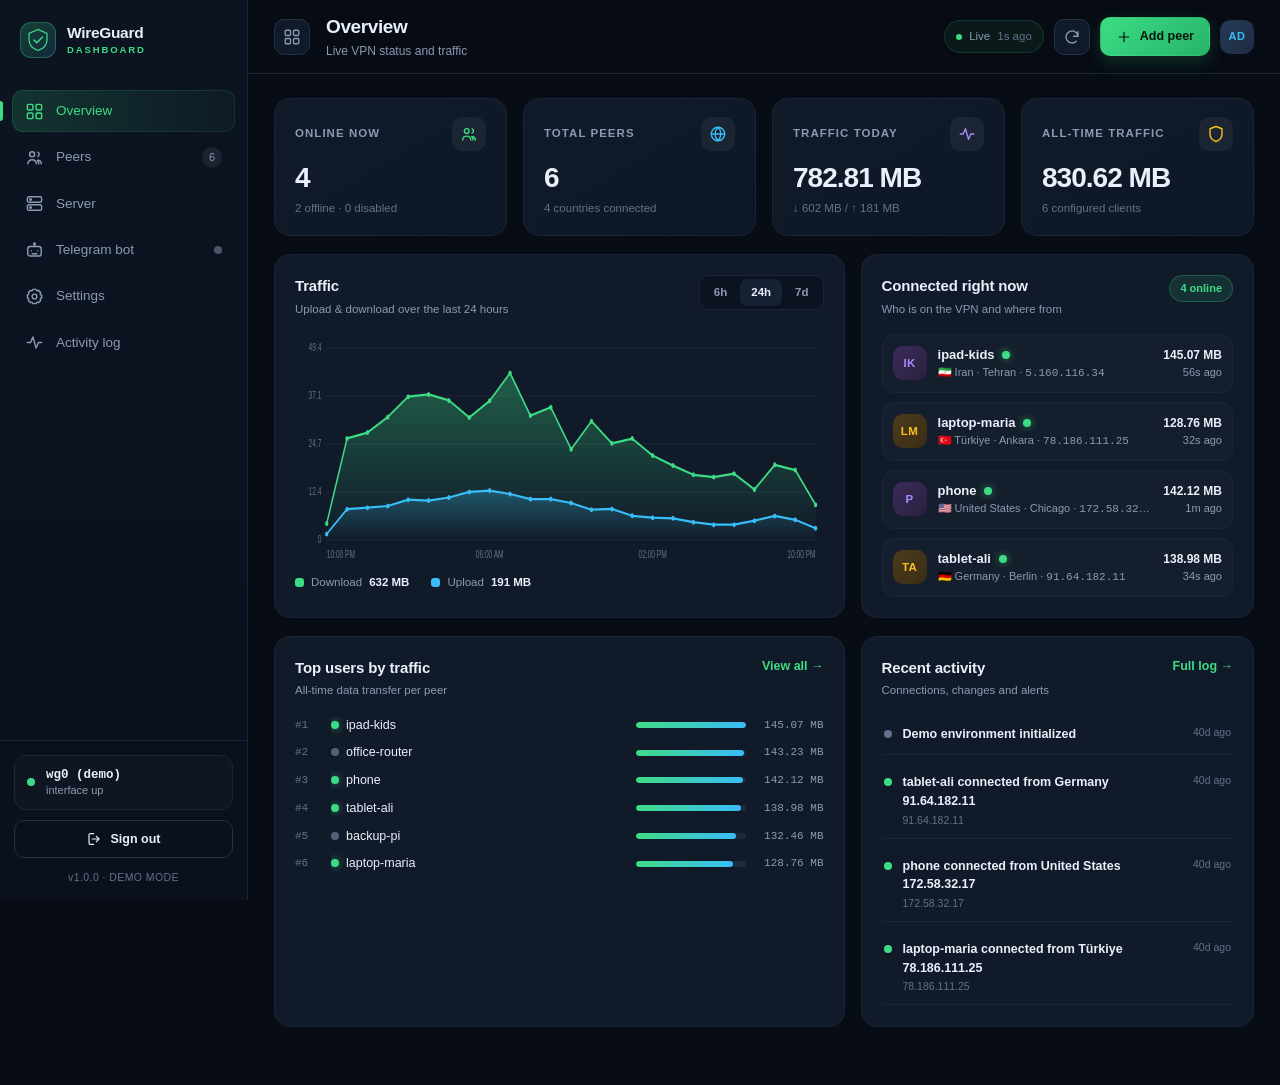
<file: dashboard-preview.html>
<!doctype html>
<html lang="en">
<head>
  <meta charset="utf-8">
  <meta name="viewport" content="width=device-width, initial-scale=1">
  <meta name="csrf-token" content="preview">
  <title>WireGuard Dashboard</title>
  <style>
/* WireGuard Dashboard — dark control panel, no external assets */
:root{
  --bg:#080c14; --bg-soft:#0d1320; --panel:#111a29; --panel-2:#162134;
  --border:#22304a; --border-soft:#1a2539;
  --text:#e9f0fb; --muted:#8b9ab3; --dim:#63718a;
  --green:#3ddc84; --green-dark:#1fa363; --cyan:#38bdf8; --amber:#fbbf24;
  --red:#f87171; --purple:#a78bfa;
  --shadow:0 18px 50px rgba(0,0,0,.38);
  --radius:16px;
  --font:ui-sans-serif,-apple-system,BlinkMacSystemFont,"Segoe UI",Roboto,Helvetica,Arial,sans-serif;
  --mono:ui-monospace,SFMono-Regular,Menlo,Monaco,Consolas,"Liberation Mono",monospace;
}
*{box-sizing:border-box}
/* `hidden` must win over any display rule: .modal-backdrop, .field and
   .twofa-setup are display:flex and would otherwise override it. */
[hidden]{display:none!important}
html,body{margin:0;padding:0}
body{background:var(--bg);color:var(--text);font-family:var(--font);font-size:14px;line-height:1.5;-webkit-font-smoothing:antialiased}
a{color:inherit;text-decoration:none}
button,input,select,textarea{font:inherit;color:inherit}
input,select,textarea{outline:none}
::selection{background:rgba(61,220,132,.28)}
::-webkit-scrollbar{width:9px;height:9px}
::-webkit-scrollbar-track{background:transparent}
::-webkit-scrollbar-thumb{background:#26334b;border-radius:8px}
.svg-sprite{position:absolute;width:0;height:0;overflow:hidden}
.icon{width:18px;height:18px;fill:none;stroke:currentColor;stroke-width:1.8;stroke-linecap:round;stroke-linejoin:round;flex:none}
.mono,code,pre{font-family:var(--mono)}
.muted{color:var(--muted)}
.hidden{display:none!important}

/* ---------------- layout ---------------- */
.app-shell{display:flex;min-height:100vh}
.sidebar{width:248px;flex:none;background:linear-gradient(180deg,#0c1422 0%,#0a101c 100%);border-right:1px solid var(--border-soft);display:flex;flex-direction:column;position:sticky;top:0;height:100vh;z-index:20}
.brand{display:flex;align-items:center;gap:11px;padding:22px 20px 24px}
.brand-mark{width:36px;height:36px;border-radius:11px;background:linear-gradient(145deg,rgba(61,220,132,.22),rgba(56,189,248,.13));border:1px solid rgba(61,220,132,.3);color:var(--green);display:flex;align-items:center;justify-content:center;flex:none}
.brand-mark svg{width:24px;height:24px}
.brand-mark.lg{width:58px;height:58px;border-radius:17px}
.brand-mark.lg svg{width:38px;height:38px}
.brand-text{display:flex;flex-direction:column;line-height:1.15}
.brand-text b{font-size:15.5px;letter-spacing:-.02em}
.brand-text span{font-size:9.5px;letter-spacing:.2em;color:var(--green);font-weight:700;margin-top:3px}
.nav{padding:8px 12px;display:flex;flex-direction:column;gap:4px;flex:1;overflow:auto}
.nav-item{display:flex;align-items:center;gap:12px;padding:11px 13px;border-radius:11px;color:var(--muted);font-weight:500;font-size:13.5px;transition:.15s;position:relative}
.nav-item:hover{background:rgba(255,255,255,.04);color:var(--text)}
.nav-item.active{background:linear-gradient(90deg,rgba(61,220,132,.16),rgba(61,220,132,.03));color:var(--green);box-shadow:inset 0 0 0 1px rgba(61,220,132,.13)}
.nav-item.active:before{content:"";position:absolute;left:-12px;top:11px;bottom:11px;width:3px;border-radius:0 3px 3px 0;background:var(--green)}
.nav-item .icon{width:19px;height:19px}
.nav-item em{margin-left:auto;font-style:normal;font-size:11px;background:rgba(255,255,255,.07);padding:2px 7px;border-radius:20px;color:var(--muted)}
.nav-item em.dot-indicator{width:8px;height:8px;padding:0;border-radius:50%;background:#4b5568}
.nav-item em.dot-indicator.on{background:var(--green);box-shadow:0 0 8px var(--green)}
.sidebar-foot{padding:14px;border-top:1px solid var(--border-soft)}
.server-pill{display:flex;align-items:center;gap:11px;padding:11px 12px;border:1px solid var(--border-soft);border-radius:12px;background:rgba(255,255,255,.02);margin-bottom:10px}
.server-pill div{display:flex;flex-direction:column;line-height:1.3}
.server-pill b{font-size:12.5px;font-family:var(--mono)}
.server-pill small{font-size:11px;color:var(--muted)}
.pulse{width:8px;height:8px;border-radius:50%;background:var(--green);box-shadow:0 0 0 0 rgba(61,220,132,.55);animation:pulse 2s infinite;flex:none}
.pulse.off{background:var(--red);animation:none;box-shadow:none}
@keyframes pulse{0%{box-shadow:0 0 0 0 rgba(61,220,132,.5)}70%{box-shadow:0 0 0 8px rgba(61,220,132,0)}100%{box-shadow:0 0 0 0 rgba(61,220,132,0)}}
.version{font-size:10.5px;color:var(--dim);text-align:center;margin-top:12px;letter-spacing:.04em}

.main{flex:1;min-width:0;display:flex;flex-direction:column}
.topbar{height:74px;border-bottom:1px solid var(--border-soft);display:flex;align-items:center;gap:16px;padding:0 26px;background:rgba(8,12,20,.86);backdrop-filter:blur(14px);position:sticky;top:0;z-index:15}
.topbar-title{flex:1;min-width:0}
.topbar-title h1{margin:0;font-size:19px;letter-spacing:-.02em}
.topbar-title p{margin:1px 0 0;font-size:12px;color:var(--muted)}
.topbar-actions{display:flex;align-items:center;gap:10px}
.live-badge{display:flex;align-items:center;gap:7px;font-size:11.5px;color:var(--muted);background:rgba(61,220,132,.07);border:1px solid rgba(61,220,132,.15);padding:7px 11px;border-radius:30px;white-space:nowrap}
.live-badge .pulse{width:6px;height:6px}
.live-badge span:last-child{color:var(--dim)}
.avatar{width:34px;height:34px;border-radius:10px;background:linear-gradient(135deg,#263b57,#1d2b42);border:1px solid var(--border);display:grid;place-items:center;font-size:11px;font-weight:700;color:var(--cyan);letter-spacing:.04em}
.menu-btn{display:none}
.content{padding:24px 26px 40px;max-width:1720px;width:100%;margin:0 auto}
.view{display:none;animation:fade .25s ease}
.view.active{display:block}
@keyframes fade{from{opacity:0;transform:translateY(6px)}to{opacity:1;transform:none}}

/* ---------------- buttons ---------------- */
.btn{display:inline-flex;align-items:center;justify-content:center;gap:8px;padding:9px 15px;border-radius:10px;border:1px solid var(--border);background:var(--panel-2);color:var(--text);font-size:12.5px;font-weight:600;cursor:pointer;transition:.15s;white-space:nowrap}
.btn:hover{transform:translateY(-1px);border-color:#3a4d70;background:#1b2941}
.btn:active{transform:none}
.btn:disabled{opacity:.5;cursor:not-allowed;transform:none}
.btn .icon{width:16px;height:16px}
.btn-primary{background:linear-gradient(135deg,var(--green),#26b36a);border-color:transparent;color:#04150c;box-shadow:0 6px 18px rgba(61,220,132,.18)}
.btn-primary:hover{background:linear-gradient(135deg,#55e89b,#2cc176);border-color:transparent}
.btn-ghost{background:transparent}
.btn-danger{background:rgba(248,113,113,.1);border-color:rgba(248,113,113,.35);color:#ff9b9b}
.btn-danger:hover{background:rgba(248,113,113,.18)}
.btn-block{width:100%}
.btn-row{display:flex;gap:8px;flex-wrap:wrap}
.icon-btn{width:36px;height:36px;border-radius:10px;border:1px solid var(--border);background:var(--panel);display:grid;place-items:center;cursor:pointer;color:var(--muted);transition:.15s}
.icon-btn:hover{color:var(--text);border-color:#3a4d70}
.link{color:var(--green);font-size:12.5px;font-weight:600}
.link:hover{text-decoration:underline}

/* ---------------- panels / stats ---------------- */
.stat-grid{display:grid;grid-template-columns:repeat(4,minmax(0,1fr));gap:16px;margin-bottom:18px}
.stat-card{background:linear-gradient(150deg,var(--panel),#0e1725);border:1px solid var(--border-soft);border-radius:var(--radius);padding:18px 20px;position:relative;overflow:hidden}
.stat-card:after{content:"";position:absolute;right:-30px;top:-40px;width:120px;height:120px;border-radius:50%;background:radial-gradient(circle,var(--accent,rgba(61,220,132,.12)),transparent 70%)}
.stat-card .stat-top{display:flex;align-items:center;justify-content:space-between;gap:10px;color:var(--muted);font-size:11.5px;text-transform:uppercase;letter-spacing:.09em;font-weight:600}
.stat-card .stat-icon{width:34px;height:34px;border-radius:10px;display:grid;place-items:center;background:rgba(255,255,255,.05);color:var(--stat-color,var(--green))}
.stat-card .stat-icon .icon{width:18px;height:18px}
.stat-card .stat-value{font-size:28px;font-weight:700;letter-spacing:-.035em;margin-top:12px;line-height:1.1}
.stat-card .stat-sub{font-size:11.5px;color:var(--dim);margin-top:6px}
.panel-grid{display:grid;gap:16px;margin-bottom:18px}
.panel-grid.two-col{grid-template-columns:minmax(0,1.45fr) minmax(0,1fr)}
.panel{background:var(--panel);border:1px solid var(--border-soft);border-radius:var(--radius);padding:20px;min-width:0}
.panel-head{display:flex;align-items:flex-start;justify-content:space-between;gap:14px;margin-bottom:16px;flex-wrap:wrap}
.panel-head h2{margin:0;font-size:15px;letter-spacing:-.01em}
.panel-head p{margin:3px 0 0;font-size:11.5px;color:var(--muted)}
.badge{display:inline-flex;align-items:center;gap:5px;padding:4px 10px;border-radius:20px;font-size:11px;font-weight:600;background:rgba(255,255,255,.06);border:1px solid var(--border);color:var(--muted)}
.badge-green{background:rgba(61,220,132,.12);border-color:rgba(61,220,132,.25);color:var(--green)}
.badge-red{background:rgba(248,113,113,.12);border-color:rgba(248,113,113,.25);color:var(--red)}
.badge-amber{background:rgba(251,191,36,.11);border-color:rgba(251,191,36,.25);color:var(--amber)}
.segmented{display:flex;background:var(--bg-soft);border:1px solid var(--border-soft);border-radius:9px;padding:3px;gap:2px}
.segmented button{border:0;background:transparent;color:var(--muted);font-size:11.5px;padding:5px 11px;border-radius:7px;cursor:pointer;font-weight:600}
.segmented button.active{background:var(--panel-2);color:var(--text);box-shadow:0 1px 4px rgba(0,0,0,.25)}
.chip{border:1px solid var(--border);background:transparent;color:var(--muted);border-radius:20px;padding:6px 13px;font-size:12px;cursor:pointer;transition:.15s}
.chip:hover{color:var(--text)}
.chip.active{background:rgba(61,220,132,.12);border-color:rgba(61,220,132,.3);color:var(--green)}
.empty-state{text-align:center;padding:36px 16px;color:var(--dim);font-size:13px}
.empty-state .icon{width:32px;height:32px;margin-bottom:10px;opacity:.6}

/* ---------------- charts ---------------- */
.chart-wrap{width:100%;height:230px;position:relative}
.chart-wrap svg{width:100%;height:100%;overflow:visible}
.chart-grid-line{stroke:#1e2b40;stroke-width:1}
.chart-label{fill:#63718a;font-size:10px;font-family:var(--font)}
.chart-legend{display:flex;gap:22px;margin-top:10px;font-size:11.5px;color:var(--muted)}
.chart-legend span{display:flex;align-items:center;gap:7px}
.chart-legend b{color:var(--text);font-weight:600}
.chart-legend i{width:9px;height:9px;border-radius:3px;display:inline-block}
.legend-dl{background:var(--green)}
.legend-ul{background:var(--cyan)}
.chart-tooltip{position:absolute;pointer-events:none;background:#0b1220;border:1px solid var(--border);border-radius:8px;padding:7px 10px;font-size:11px;box-shadow:var(--shadow);white-space:nowrap;z-index:3}

/* ---------------- lists ---------------- */
.online-list,.event-list,.audit-list,.top-users,.backup-list,.token-list,.share-list{display:flex;flex-direction:column;gap:9px;max-height:290px;overflow:auto}
.online-list.tall,.event-list.tall,.audit-list.tall{max-height:620px}
.online-item{display:flex;align-items:center;gap:11px;padding:10px;border:1px solid var(--border-soft);border-radius:12px;background:rgba(255,255,255,.015)}
.online-item:hover{border-color:var(--border)}
.peer-avatar{width:34px;height:34px;border-radius:10px;background:linear-gradient(135deg,#233652,#1a2940);display:grid;place-items:center;font-size:11.5px;font-weight:700;color:var(--cyan);flex:none;letter-spacing:.03em}
.peer-avatar.g{background:linear-gradient(135deg,#1c4a39,#153a2d);color:var(--green)}
.peer-avatar.p{background:linear-gradient(135deg,#3b2c58,#2a2040);color:var(--purple)}
.peer-avatar.a{background:linear-gradient(135deg,#4d3c1c,#3a2d15);color:var(--amber)}
.item-main{flex:1;min-width:0}
.item-main b{display:block;font-size:13px;white-space:nowrap;overflow:hidden;text-overflow:ellipsis}
.item-main small{color:var(--muted);font-size:11px;display:block;white-space:nowrap;overflow:hidden;text-overflow:ellipsis}
.item-side{text-align:right;font-size:11px;color:var(--muted);white-space:nowrap}
.item-side b{display:block;color:var(--text);font-size:12px}
.flag{font-size:17px;line-height:1}
.top-user{display:grid;grid-template-columns:26px 1fr 110px 68px;align-items:center;gap:10px;font-size:12.5px}
.top-user .rank{color:var(--dim);font-family:var(--mono);font-size:11px}
.top-user .uname{white-space:nowrap;overflow:hidden;text-overflow:ellipsis}
.top-user .amt{text-align:right;font-family:var(--mono);font-size:11px;color:var(--muted)}
.progress{height:6px;border-radius:6px;background:#1d2a3e;overflow:hidden}
.progress i{display:block;height:100%;border-radius:6px;background:linear-gradient(90deg,var(--green),var(--cyan));transition:width .4s}
.progress.warn i{background:linear-gradient(90deg,var(--amber),var(--red))}
.event-item{display:flex;gap:11px;align-items:flex-start;padding:9px 2px;border-bottom:1px solid var(--border-soft)}
.event-item:last-child{border-bottom:0}
.event-dot{width:8px;height:8px;border-radius:50%;margin-top:5px;flex:none;background:var(--dim)}
.event-dot.connect,.event-dot.peer_added,.event-dot.server_restart{background:var(--green)}
.event-dot.disconnect,.event-dot.peer_removed,.event-dot.peer_disabled,.event-dot.peer_blocked{background:var(--red)}
.event-dot.keys_rotated,.event-dot.warning{background:var(--amber)}
.event-body{flex:1;min-width:0;font-size:12.5px}
.event-body b{font-weight:600}
.event-body small{display:block;color:var(--dim);font-size:10.5px;margin-top:2px}
.event-time{font-size:10.5px;color:var(--dim);white-space:nowrap}
.audit-item{display:flex;gap:10px;align-items:center;font-size:12px;padding:8px 2px;border-bottom:1px solid var(--border-soft)}
.audit-item:last-child{border:0}
.audit-item code{font-size:11px;color:var(--cyan);background:rgba(56,189,248,.08);padding:2px 6px;border-radius:5px}
.audit-item .actor{min-width:90px;font-weight:600;overflow:hidden;text-overflow:ellipsis;white-space:nowrap}
.audit-item .detail{color:var(--muted);flex:1;overflow:hidden;text-overflow:ellipsis;white-space:nowrap}
.audit-item time{color:var(--dim);font-size:10.5px;white-space:nowrap}

/* ---------------- table ---------------- */
.table-toolbar{display:flex;align-items:center;gap:12px;flex-wrap:wrap;margin-bottom:16px}
.search-box{display:flex;align-items:center;gap:8px;background:var(--bg-soft);border:1px solid var(--border);border-radius:10px;padding:0 12px;min-width:240px;flex:1;max-width:330px}
.search-box .icon{width:16px;height:16px;color:var(--dim)}
.search-box input{border:0;background:transparent;padding:9px 0;width:100%;font-size:12.5px}
.filter-chips{display:flex;gap:6px;flex-wrap:wrap}
.toolbar-actions{margin-left:auto;display:flex;gap:8px;flex-wrap:wrap}
.table-scroll{overflow-x:auto;border:1px solid var(--border-soft);border-radius:12px}
.data-table{width:100%;border-collapse:collapse;min-width:1080px}
.data-table th{text-align:left;font-size:10px;letter-spacing:.1em;color:var(--dim);font-weight:700;padding:12px 14px;background:#0e1725;border-bottom:1px solid var(--border-soft);white-space:nowrap}
.data-table td{padding:12px 14px;border-bottom:1px solid var(--border-soft);font-size:12.5px;vertical-align:middle;white-space:nowrap}
.data-table tr:last-child td{border-bottom:0}
.data-table tbody tr{cursor:pointer;transition:.12s}
.data-table tbody tr:hover{background:rgba(255,255,255,.025)}
.peer-cell{display:flex;align-items:center;gap:10px}
.status-dot{width:8px;height:8px;border-radius:50%;background:#52607a;flex:none}
.status-dot.online{background:var(--green);box-shadow:0 0 8px rgba(61,220,132,.6)}
.status-dot.disabled,.status-dot.expired,.status-dot.quota{background:var(--red)}
.peer-cell b{font-size:12.5px;display:block}
.peer-cell small{color:var(--dim);font-size:10.5px}
.loc-cell{display:flex;align-items:center;gap:7px}
.loc-cell small{display:block;color:var(--dim);font-size:10.5px}
.quota-cell{min-width:110px}
.quota-cell small{font-size:10.5px;color:var(--muted);display:block;margin-bottom:5px}
.kebab{width:30px;height:30px;border-radius:8px;border:1px solid transparent;background:transparent;color:var(--muted);cursor:pointer;display:grid;place-items:center}
.kebab:hover{background:var(--panel-2);border-color:var(--border);color:var(--text)}
.menu-pop{position:fixed;z-index:60;background:#141f31;border:1px solid var(--border);border-radius:11px;box-shadow:var(--shadow);padding:6px;min-width:190px}
.menu-pop button{display:flex;align-items:center;gap:9px;width:100%;text-align:left;border:0;background:transparent;color:var(--text);padding:9px 10px;border-radius:7px;font-size:12.5px;cursor:pointer}
.menu-pop button:hover{background:rgba(255,255,255,.06)}
.menu-pop button.danger{color:var(--red)}
.menu-pop .icon{width:15px;height:15px}
.menu-pop hr{border:0;border-top:1px solid var(--border-soft);margin:5px 2px}
.table-foot{display:flex;justify-content:space-between;padding:12px 2px 0;font-size:11.5px;color:var(--muted)}

/* ---------------- forms ---------------- */
.form-grid{display:grid;grid-template-columns:1fr 1fr;gap:14px}
.field{display:flex;flex-direction:column;gap:6px;min-width:0}
.field>span{font-size:11.5px;font-weight:600;color:var(--muted)}
.field small{font-size:10.5px;color:var(--dim)}
.field input,.field select,.field textarea,input.plain{background:var(--bg-soft);border:1px solid var(--border);border-radius:9px;padding:10px 12px;font-size:12.5px;width:100%;transition:.15s}
.field input:focus,.field select:focus,.field textarea:focus,input.plain:focus{border-color:var(--green);box-shadow:0 0 0 3px rgba(61,220,132,.1)}
.field input:disabled{opacity:.6;cursor:not-allowed}
.field textarea{resize:vertical;min-height:80px;font-family:var(--mono);font-size:11.5px}
.field select{appearance:none;background-image:linear-gradient(45deg,transparent 50%,#8b9ab3 50%),linear-gradient(135deg,#8b9ab3 50%,transparent 50%);background-position:calc(100% - 17px) 17px,calc(100% - 12px) 17px;background-size:5px 5px;background-repeat:no-repeat}
.field.check{display:flex;flex-direction:row;align-items:center;gap:9px}
.field.check input{width:16px;height:16px;accent-color:var(--green)}
.span-2{grid-column:span 2}
.form-actions{display:flex;gap:10px;flex-wrap:wrap;padding-top:4px}
.inline-field{flex-direction:row;align-items:center;justify-content:space-between;margin:16px 0}
.inline-field input{width:130px}
.toggle-list{display:flex;flex-direction:column;gap:2px}
.toggle-row{display:flex;align-items:center;justify-content:space-between;gap:12px;padding:10px 0;border-bottom:1px solid var(--border-soft)}
.toggle-row:last-child{border:0}
.toggle-row div{display:flex;flex-direction:column;min-width:0}
.toggle-row b{font-size:12.5px;font-weight:600}
.toggle-row small{font-size:10.5px;color:var(--dim)}
.switch{position:relative;width:38px;height:21px;flex:none}
.switch input{opacity:0;width:0;height:0;position:absolute}
.switch span{position:absolute;inset:0;background:#2a3850;border-radius:20px;cursor:pointer;transition:.2s}
.switch span:before{content:"";position:absolute;width:15px;height:15px;border-radius:50%;left:3px;top:3px;background:#9aa8be;transition:.2s}
.switch input:checked+span{background:var(--green-dark)}
.switch input:checked+span:before{transform:translateX(17px);background:#fff}
.stack{display:flex;flex-direction:column;gap:16px}
.divider{height:1px;background:var(--border-soft);margin:18px 0}
.twofa-box{display:flex;align-items:center;justify-content:space-between;gap:12px;flex-wrap:wrap}
.twofa-box h3{font-size:13px;margin:0 0 3px}
.twofa-box p{font-size:11.5px;color:var(--muted);margin:0}
.twofa-setup{display:flex;gap:16px;margin-top:16px;padding:14px;background:var(--bg-soft);border:1px solid var(--border-soft);border-radius:12px;flex-wrap:wrap}
.twofa-setup>div:first-child{background:#fff;border-radius:10px;padding:8px;width:150px;height:150px;flex:none}
.twofa-setup svg{width:100%;height:100%}
.twofa-setup p{font-size:11.5px;color:var(--muted);margin:0 0 8px}
.twofa-setup code{display:block;font-size:11px;color:var(--green);word-break:break-all;margin-bottom:10px}
.twofa-setup .btn-row input{max-width:130px}
.hint{font-size:11px;color:var(--dim);margin:12px 0 0}
.hint code{color:var(--cyan);font-size:10.5px}
.token-item,.share-item,.backup-item{display:flex;align-items:center;gap:10px;padding:10px;border:1px solid var(--border-soft);border-radius:10px;background:rgba(255,255,255,.015);font-size:12px}
.token-item b,.share-item b,.backup-item b{font-size:12px}
.token-item small,.share-item small,.backup-item small{color:var(--dim);font-size:10.5px;display:block}
.token-item .icon-btn,.share-item .icon-btn,.backup-item .icon-btn{width:28px;height:28px}

/* ---------------- server / telegram ---------------- */
.kv-list{display:flex;flex-direction:column;gap:0}
.kv-row{display:flex;justify-content:space-between;gap:14px;padding:11px 0;border-bottom:1px solid var(--border-soft);font-size:12.5px}
.kv-row:last-child{border:0}
.kv-row>span{color:var(--muted)}
.kv-row>b{font-family:var(--mono);font-size:11.5px;text-align:right;word-break:break-all;max-width:62%}
.danger-zone{margin-top:18px;border:1px solid rgba(248,113,113,.25);background:rgba(248,113,113,.05);border-radius:12px;padding:14px}
.danger-zone h3{margin:0 0 5px;font-size:13px;color:#ff9b9b}
.danger-zone p{font-size:11.5px;color:var(--muted);margin:0 0 12px}
.code-block{background:#080d16;border:1px solid var(--border-soft);border-radius:10px;padding:14px;max-height:260px;overflow:auto;font-size:11px;line-height:1.65;color:#a9c4e8;margin:0;white-space:pre-wrap;word-break:break-all}
.bot-hero{display:flex;gap:14px;align-items:center;padding:14px;background:linear-gradient(120deg,rgba(56,189,248,.09),rgba(167,139,250,.06));border:1px solid var(--border-soft);border-radius:12px;margin-bottom:16px}
.bot-icon{width:50px;height:50px;border-radius:14px;background:rgba(56,189,248,.15);color:var(--cyan);display:grid;place-items:center;flex:none}
.bot-icon .icon{width:27px;height:27px}
.bot-hero h3{margin:0 0 3px;font-size:15px}
.bot-hero p{margin:0;font-size:11.5px;color:var(--muted)}
.bot-form{margin-bottom:16px}
.command-grid{display:grid;grid-template-columns:repeat(auto-fit,minmax(215px,1fr));gap:10px}
.command-card{border:1px solid var(--border-soft);border-radius:11px;padding:12px;background:rgba(255,255,255,.015)}
.command-card code{display:block;color:var(--green);font-size:12px;margin-bottom:5px}
.command-card span{font-size:11.5px;color:var(--muted)}

/* ---------------- modal / drawer / toast ---------------- */
.modal-backdrop,.drawer-backdrop{position:fixed;inset:0;background:rgba(3,6,12,.72);backdrop-filter:blur(4px);z-index:50;display:flex;align-items:center;justify-content:center;padding:18px;animation:fade .15s}
.modal-backdrop{z-index:70}
.modal{background:var(--panel);border:1px solid var(--border);border-radius:18px;box-shadow:var(--shadow);width:min(560px,100%);max-height:90vh;display:flex;flex-direction:column}
.modal.wide{width:min(760px,100%)}
.modal-head{display:flex;align-items:center;justify-content:space-between;padding:18px 20px;border-bottom:1px solid var(--border-soft)}
.modal-head h2{margin:0;font-size:16px}
.modal-body{padding:20px;overflow:auto}
.modal-foot{padding:14px 20px;border-top:1px solid var(--border-soft);display:flex;justify-content:flex-end;gap:9px;flex-wrap:wrap}
.modal-foot:empty{display:none}
.drawer-backdrop{justify-content:flex-end;padding:0}
.drawer{width:min(520px,100%);height:100vh;background:var(--panel);border-left:1px solid var(--border);box-shadow:var(--shadow);display:flex;flex-direction:column;animation:slide .22s ease}
@keyframes slide{from{transform:translateX(30px);opacity:.5}to{transform:none;opacity:1}}
.drawer-head{display:flex;align-items:center;justify-content:space-between;padding:20px;border-bottom:1px solid var(--border-soft)}
.drawer-head h2{margin:0;font-size:17px}
.drawer-head p{margin:3px 0 0;color:var(--muted);font-size:11.5px}
.drawer-body{padding:20px;overflow:auto;flex:1}
.toast-stack{position:fixed;right:20px;bottom:20px;z-index:80;display:flex;flex-direction:column;gap:9px;max-width:360px}
.toast{background:#16233a;border:1px solid var(--border);border-left:3px solid var(--green);border-radius:10px;padding:12px 15px;box-shadow:var(--shadow);font-size:12.5px;animation:fade .2s}
.toast.error{border-left-color:var(--red)}
.toast.warn{border-left-color:var(--amber)}
.toast b{display:block;margin-bottom:2px}
.qr-wrap{background:#fff;border-radius:14px;padding:16px;display:grid;place-items:center;margin-bottom:14px}
.qr-wrap svg{width:min(260px,100%);height:auto}
.tabs{display:flex;gap:4px;background:var(--bg-soft);border:1px solid var(--border-soft);border-radius:10px;padding:3px;margin-bottom:14px}
.tabs button{flex:1;border:0;background:transparent;color:var(--muted);font-size:12px;padding:8px;border-radius:8px;cursor:pointer;font-weight:600}
.tabs button.active{background:var(--panel-2);color:var(--text)}
.detail-stats{display:grid;grid-template-columns:repeat(3,1fr);gap:10px;margin-bottom:18px}
.detail-stats div{background:var(--bg-soft);border:1px solid var(--border-soft);border-radius:11px;padding:11px}
.detail-stats small{display:block;color:var(--dim);font-size:10px;text-transform:uppercase;letter-spacing:.07em}
.detail-stats b{font-size:15px}
.detail-section{margin:20px 0 10px;font-size:11px;text-transform:uppercase;letter-spacing:.09em;color:var(--dim);font-weight:700}
.conf-box{background:#080d16;border:1px solid var(--border-soft);border-radius:10px;padding:12px;font-size:10.5px;line-height:1.6;max-height:220px;overflow:auto;white-space:pre-wrap;word-break:break-all;color:#a9c4e8}
.share-url{display:flex;gap:8px;align-items:center;background:var(--bg-soft);border:1px solid var(--border);border-radius:9px;padding:9px 11px;font-size:11px;word-break:break-all;font-family:var(--mono);color:var(--cyan);margin:10px 0}

/* ---------------- login ---------------- */
.login-body{min-height:100vh;background:radial-gradient(900px 520px at 12% -10%,#142b2a,#080c14 60%),radial-gradient(700px 500px at 100% 100%,#17213c,#080c14 60%);display:grid;place-items:center;padding:30px 18px;overflow:hidden}
.login-glow{position:fixed;inset:0;background-image:linear-gradient(rgba(255,255,255,.02) 1px,transparent 1px),linear-gradient(90deg,rgba(255,255,255,.02) 1px,transparent 1px);background-size:44px 44px;mask-image:radial-gradient(circle at 50% 40%,#000,transparent 75%);pointer-events:none}
.login-wrap{width:min(940px,100%);display:grid;grid-template-columns:1.05fr .95fr;gap:40px;align-items:center;position:relative;z-index:1}
.login-brand h1{font-size:38px;letter-spacing:-.045em;margin:20px 0 12px;line-height:1.1}
.login-brand h1 span{color:var(--green)}
.login-brand>p{color:var(--muted);font-size:14px;line-height:1.75;max-width:420px}
.login-features{list-style:none;padding:0;margin:26px 0 0;display:grid;gap:11px;color:#b9c8dc;font-size:13px}
.login-features li{display:flex;gap:10px;align-items:center}
.login-features span{color:var(--green);font-size:9px}
.login-card{background:rgba(17,26,41,.9);border:1px solid var(--border);border-radius:20px;padding:30px;box-shadow:var(--shadow);backdrop-filter:blur(12px)}
.login-card-head h2{margin:0 0 4px;font-size:22px;letter-spacing:-.02em}
.login-card-head p{margin:0 0 24px;color:var(--muted);font-size:12.5px}
.login-card .field{margin-bottom:15px}
.login-card .field input{padding:12px 13px;background:#0b1220}
.login-card .btn{padding:12px;margin-top:6px;font-size:13.5px}
.login-error{display:none;color:#ff9b9b;font-size:12px;background:rgba(248,113,113,.09);border:1px solid rgba(248,113,113,.25);border-radius:8px;padding:9px 11px;margin-bottom:12px}
.login-error.show{display:block}
.demo-hint{margin-top:16px;background:rgba(56,189,248,.07);border:1px solid rgba(56,189,248,.2);border-radius:10px;padding:11px 13px;font-size:11.5px;color:#a9c4e8}
.demo-hint code{color:var(--green)}
.login-foot{font-size:10.5px;color:var(--dim);text-align:center;margin-top:20px;line-height:1.6}

/* ---------------- responsive ---------------- */
@media(max-width:1200px){
  .stat-grid{grid-template-columns:repeat(2,minmax(0,1fr))}
  .panel-grid.two-col{grid-template-columns:1fr}
  .login-wrap{gap:26px}
}
@media(max-width:900px){
  .sidebar{position:fixed;left:-260px;transition:left .22s;box-shadow:var(--shadow)}
  .sidebar.open{left:0}
  .menu-btn{display:grid}
  .content{padding:18px 16px 40px}
  .topbar{padding:0 16px;height:66px}
  .live-badge{display:none}
  .login-wrap{grid-template-columns:1fr;max-width:460px}
  .login-brand{display:none}
}
@media(max-width:620px){
  .stat-grid{grid-template-columns:1fr 1fr;gap:10px}
  .stat-card{padding:14px}
  .stat-card .stat-value{font-size:22px}
  .form-grid{grid-template-columns:1fr}
  .span-2{grid-column:span 1}
  .topbar-title p{display:none}
  #add-peer-top span{display:none}
  .table-toolbar{align-items:stretch}
  .toolbar-actions{margin-left:0;width:100%}
  .panel{padding:15px}
  .detail-stats{grid-template-columns:1fr 1fr}
  .modal-foot{justify-content:stretch}
  .modal-foot .btn{flex:1}
}

</style>
  <link rel="icon" href="data:image/svg+xml,%3Csvg xmlns=%22http://www.w3.org/2000/svg%22 viewBox=%220 0 64 64%22%3E%3Crect width=%2264%22 height=%2264%22 rx=%2216%22 fill=%22%230f172a%22/%3E%3Cpath d=%22M32 8 12 17v15c0 13 9 22 20 25 11-3 20-12 20-25V17z%22 fill=%22none%22 stroke=%22%233ddc84%22 stroke-width=%223%22/%3E%3C/svg%3E">
</head>
<body>
<svg class="svg-sprite" aria-hidden="true">
  <symbol id="i-grid" viewBox="0 0 24 24"><rect x="3" y="3" width="7" height="7" rx="1.5"/><rect x="14" y="3" width="7" height="7" rx="1.5"/><rect x="3" y="14" width="7" height="7" rx="1.5"/><rect x="14" y="14" width="7" height="7" rx="1.5"/></symbol>
  <symbol id="i-users" viewBox="0 0 24 24"><circle cx="9" cy="8" r="3.2"/><path d="M3.5 20c.5-3.4 2.6-5.2 5.5-5.2s5 1.8 5.5 5.2"/><path d="M16 5.2a3 3 0 0 1 0 5.6M17.5 20c-.2-1.9-.8-3.4-1.9-4.4 2.8-.3 4.6 1.3 5 4.4"/></symbol>
  <symbol id="i-server" viewBox="0 0 24 24"><rect x="3" y="3.5" width="18" height="7" rx="2"/><rect x="3" y="13.5" width="18" height="7" rx="2"/><circle cx="7" cy="7" r="1"/><circle cx="7" cy="17" r="1"/></symbol>
  <symbol id="i-bot" viewBox="0 0 24 24"><rect x="3.5" y="7" width="17" height="12" rx="3"/><path d="M12 3.5V7M8 12.5h.01M16 12.5h.01M9 16h6"/><circle cx="12" cy="3.5" r="1"/></symbol>
  <symbol id="i-settings" viewBox="0 0 24 24"><circle cx="12" cy="12" r="3"/><path d="M19.4 15a1.7 1.7 0 0 0 .3 1.9l.1.1-2.8 2.8-.1-.1a1.7 1.7 0 0 0-1.9-.3 1.7 1.7 0 0 0-1 1.5V21h-4v-.1A1.7 1.7 0 0 0 9 19.4a1.7 1.7 0 0 0-1.9.3l-.1.1-2.8-2.8.1-.1a1.7 1.7 0 0 0 .3-1.9 1.7 1.7 0 0 0-1.5-1H3v-4h.1A1.7 1.7 0 0 0 4.6 9a1.7 1.7 0 0 0-.3-1.9l-.1-.1 2.8-2.8.1.1a1.7 1.7 0 0 0 1.9.3H9a1.7 1.7 0 0 0 1-1.5V3h4v.1A1.7 1.7 0 0 0 15 4.6a1.7 1.7 0 0 0 1.9-.3l.1-.1 2.8 2.8-.1.1a1.7 1.7 0 0 0-.3 1.9V9a1.7 1.7 0 0 0 1.5 1H21v4h-.1a1.7 1.7 0 0 0-1.5 1Z"/></symbol>
  <symbol id="i-activity" viewBox="0 0 24 24"><path d="M3 12h4l3-7 4 14 3-7h4"/></symbol>
  <symbol id="i-plus" viewBox="0 0 24 24"><path d="M12 5v14M5 12h14"/></symbol>
  <symbol id="i-download" viewBox="0 0 24 24"><path d="M12 3v12m0 0 4-4m-4 4-4-4M4 17v3h16v-3"/></symbol>
  <symbol id="i-qr" viewBox="0 0 24 24"><rect x="3" y="3" width="7" height="7" rx="1"/><rect x="14" y="3" width="7" height="7" rx="1"/><rect x="3" y="14" width="7" height="7" rx="1"/><path d="M14 14h3v3h-3zM20 14v3M14 20h3M20 20h1"/></symbol>
  <symbol id="i-refresh" viewBox="0 0 24 24"><path d="M20 11a8 8 0 1 0-2.3 6.6M20 5v6h-6"/></symbol>
  <symbol id="i-search" viewBox="0 0 24 24"><circle cx="11" cy="11" r="6.5"/><path d="m16 16 4.5 4.5"/></symbol>
  <symbol id="i-logout" viewBox="0 0 24 24"><path d="M10 4H5a2 2 0 0 0-2 2v12a2 2 0 0 0 2 2h5M14 8l4 4-4 4M8 12h10"/></symbol>
  <symbol id="i-more" viewBox="0 0 24 24"><circle cx="5" cy="12" r="1.4"/><circle cx="12" cy="12" r="1.4"/><circle cx="19" cy="12" r="1.4"/></symbol>
  <symbol id="i-shield" viewBox="0 0 24 24"><path d="M12 2 4 5v7c0 5 3.4 8.5 8 10 4.6-1.5 8-5 8-10V5l-8-3Z"/></symbol>
  <symbol id="i-globe" viewBox="0 0 24 24"><circle cx="12" cy="12" r="9"/><path d="M3 12h18M12 3c2.5 2.5 3.8 5.6 3.8 9s-1.3 6.5-3.8 9c-2.5-2.5-3.8-5.6-3.8-9S9.5 5.5 12 3Z"/></symbol>
  <symbol id="i-clock" viewBox="0 0 24 24"><circle cx="12" cy="12" r="9"/><path d="M12 7v5l3.5 2"/></symbol>
  <symbol id="i-trash" viewBox="0 0 24 24"><path d="M4 7h16M9 7V4h6v3m-9 0 1 13h10l1-13M10 11v6M14 11v6"/></symbol>
  <symbol id="i-key" viewBox="0 0 24 24"><circle cx="8" cy="12" r="4"/><path d="M12 12h9l-2 3 2 3h-3"/></symbol>
  <symbol id="i-link" viewBox="0 0 24 24"><path d="M10 13a4 4 0 0 0 5.7 0l3-3A4 4 0 0 0 13 4.3l-1.8 1.8M14 11a4 4 0 0 0-5.7 0l-3 3A4 4 0 0 0 11 19.7l1.8-1.8"/></symbol>
  <symbol id="i-copy" viewBox="0 0 24 24"><rect x="8" y="8" width="12" height="12" rx="2"/><path d="M16 8V6a2 2 0 0 0-2-2H6a2 2 0 0 0-2 2v8a2 2 0 0 0 2 2h2"/></symbol>
  <symbol id="i-edit" viewBox="0 0 24 24"><path d="m4 20 4.5-1 10-10-3.5-3.5-10 10L4 20ZM14.5 6.5 18 10"/></symbol>
  <symbol id="i-x" viewBox="0 0 24 24"><path d="M6 6l12 12M18 6 6 18"/></symbol>
  <symbol id="i-bell" viewBox="0 0 24 24"><path d="M18 9a6 6 0 1 0-12 0c0 7-3 7-3 9h18c0-2-3-2-3-9M10 21h4"/></symbol>
  <symbol id="i-save" viewBox="0 0 24 24"><path d="M4 4h13l3 3v13H4zM8 4v6h8V4M8 20v-6h8v6"/></symbol>
</svg>

<div class="app-shell">
  <aside class="sidebar" id="sidebar">
    <div class="brand">
      <div class="brand-mark"><svg viewBox="0 0 48 48"><path d="M24 3 6 11v12c0 11 7.6 18.6 18 22 10.4-3.4 18-11 18-22V11L24 3Z" fill="none" stroke="currentColor" stroke-width="2.4"/><path d="M16 24l5.5 5.5L33 18" fill="none" stroke="currentColor" stroke-width="3" stroke-linecap="round" stroke-linejoin="round"/></svg></div>
      <div class="brand-text"><b>WireGuard</b><span>DASHBOARD</span></div>
    </div>
    <nav class="nav">
      <a class="nav-item active" data-view="overview" href="#overview"><svg class="icon"><use href="#i-grid"/></svg><span>Overview</span></a>
      <a class="nav-item" data-view="peers" href="#peers"><svg class="icon"><use href="#i-users"/></svg><span>Peers</span><em id="nav-peer-count">0</em></a>
      <a class="nav-item" data-view="server" href="#server"><svg class="icon"><use href="#i-server"/></svg><span>Server</span></a>
      <a class="nav-item" data-view="telegram" href="#telegram"><svg class="icon"><use href="#i-bot"/></svg><span>Telegram bot</span><em class="dot-indicator" id="nav-bot-dot"></em></a>
      <a class="nav-item" data-view="settings" href="#settings"><svg class="icon"><use href="#i-settings"/></svg><span>Settings</span></a>
      <a class="nav-item" data-view="activity" href="#activity"><svg class="icon"><use href="#i-activity"/></svg><span>Activity log</span></a>
    </nav>
    <div class="sidebar-foot">
      <div class="server-pill"><span class="pulse" id="server-pulse"></span><div><b id="sidebar-server">wg0</b><small id="sidebar-server-status">checking…</small></div></div>
      <button class="btn btn-ghost btn-block" id="logout-btn"><svg class="icon"><use href="#i-logout"/></svg> Sign out</button>
      <div class="version">v1.0.0 · <span id="demo-badge">DEMO MODE</span></div>
    </div>
  </aside>

  <div class="main">
    <header class="topbar">
      <button class="icon-btn menu-btn" id="menu-btn" aria-label="Menu"><svg class="icon"><use href="#i-grid"/></svg></button>
      <div class="topbar-title"><h1 id="page-title">Overview</h1><p id="page-sub">Live VPN status and traffic</p></div>
      <div class="topbar-actions">
        <div class="live-badge"><span class="pulse"></span> Live <span id="last-updated">just now</span></div>
        <button class="icon-btn" id="refresh-btn" title="Refresh now"><svg class="icon"><use href="#i-refresh"/></svg></button>
        <button class="btn btn-primary" id="add-peer-top"><svg class="icon"><use href="#i-plus"/></svg> Add peer</button>
        <div class="avatar" title="admin">AD</div>
      </div>
    </header>

    <div class="content">
      <!-- ================= OVERVIEW ================= -->
      <section class="view active" id="view-overview">
        <div class="stat-grid" id="stat-grid"></div>
        <div class="panel-grid two-col">
          <div class="panel chart-panel">
            <div class="panel-head"><div><h2>Traffic</h2><p id="chart-subtitle">Upload &amp; download over the last 24 hours</p></div>
              <div class="segmented" id="chart-range">
                <button data-hours="6">6h</button><button class="active" data-hours="24">24h</button><button data-hours="168">7d</button>
              </div>
            </div>
            <div class="chart-wrap" id="traffic-chart"></div>
            <div class="chart-legend"><span><i class="legend-dl"></i> Download <b id="legend-rx">0 B</b></span><span><i class="legend-ul"></i> Upload <b id="legend-tx">0 B</b></span></div>
          </div>
          <div class="panel">
            <div class="panel-head"><div><h2>Connected right now</h2><p>Who is on the VPN and where from</p></div><span class="badge badge-green" id="online-badge">0 online</span></div>
            <div class="online-list" id="online-list"></div>
          </div>
        </div>
        <div class="panel-grid two-col">
          <div class="panel">
            <div class="panel-head"><div><h2>Top users by traffic</h2><p>All-time data transfer per peer</p></div><a class="link" data-view-link="peers" href="#peers">View all →</a></div>
            <div class="top-users" id="top-users"></div>
          </div>
          <div class="panel">
            <div class="panel-head"><div><h2>Recent activity</h2><p>Connections, changes and alerts</p></div><a class="link" data-view-link="activity" href="#activity">Full log →</a></div>
            <div class="event-list" id="overview-events"></div>
          </div>
        </div>
      </section>

      <!-- ================= PEERS ================= -->
      <section class="view" id="view-peers">
        <div class="panel">
          <div class="table-toolbar">
            <div class="search-box"><svg class="icon"><use href="#i-search"/></svg><input id="peer-search" placeholder="Search name, IP or country…"></div>
            <div class="filter-chips" id="peer-filters">
              <button class="chip active" data-filter="all">All</button><button class="chip" data-filter="online">Online</button>
              <button class="chip" data-filter="offline">Offline</button><button class="chip" data-filter="disabled">Disabled</button>
            </div>
            <div class="toolbar-actions"><button class="btn btn-ghost" id="sync-btn"><svg class="icon"><use href="#i-refresh"/></svg> Sync wg0.conf</button><button class="btn btn-primary" id="add-peer-btn"><svg class="icon"><use href="#i-plus"/></svg> Add peer</button></div>
          </div>
          <div class="table-scroll">
            <table class="data-table" id="peers-table">
              <thead><tr><th>PEER</th><th>VPN IP</th><th>LOCATION</th><th>SOURCE IP</th><th>LAST SEEN</th><th>↓ / ↑ TRAFFIC</th><th>QUOTA</th><th>EXPIRES</th><th></th></tr></thead>
              <tbody id="peers-tbody"></tbody>
            </table>
          </div>
          <div class="table-foot"><span id="peer-count-label">0 peers</span><span>Total traffic: <b id="peer-total-traffic">0 B</b></span></div>
        </div>
      </section>

      <!-- ================= SERVER ================= -->
      <section class="view" id="view-server">
        <div class="stat-grid" id="server-stat-grid"></div>
        <div class="panel-grid two-col">
          <div class="panel">
            <div class="panel-head"><div><h2>Interface settings</h2><p>Changes to address or port need a restart</p></div></div>
            <form id="interface-form" class="form-grid">
              <label class="field"><span>Address</span><input name="address" placeholder="10.8.0.1/24"></label>
              <label class="field"><span>Listen port</span><input name="listen_port" type="number" placeholder="51820"></label>
              <label class="field"><span>DNS pushed to clients (from Settings)</span><input id="srv-dns" disabled></label>
              <label class="field"><span>MTU</span><input name="mtu" type="number" placeholder="1420"></label>
              <label class="field span-2"><span>PostUp</span><input name="postup" placeholder="iptables …"></label>
              <label class="field span-2"><span>PostDown</span><input name="postdown" placeholder="iptables …"></label>
              <label class="field span-2"><span>SaveConfig</span><select name="saveconfig"><option value="false">false (recommended)</option><option value="true">true</option></select></label>
              <div class="form-actions span-2"><button class="btn btn-primary" type="submit"><svg class="icon"><use href="#i-save"/></svg> Save interface</button><button class="btn btn-ghost" type="button" id="restart-btn"><svg class="icon"><use href="#i-refresh"/></svg> Restart WireGuard</button></div>
            </form>
          </div>
          <div class="panel">
            <div class="panel-head"><div><h2>Server identity</h2><p>Share the endpoint, never the private key</p></div></div>
            <div class="kv-list" id="server-kv"></div>
            <div class="danger-zone">
              <h3>Danger zone</h3>
              <p>Rotating the server keypair invalidates <b>every</b> existing client config. Download fresh configs afterwards.</p>
              <button class="btn btn-danger" id="rotate-btn"><svg class="icon"><use href="#i-key"/></svg> Rotate server keys</button>
            </div>
          </div>
        </div>
        <div class="panel-grid two-col">
          <div class="panel">
            <div class="panel-head"><div><h2>Backups</h2><p>Automatic before every change, plus manual snapshots</p></div><div class="btn-row"><button class="btn btn-ghost" id="backup-zip-btn"><svg class="icon"><use href="#i-download"/></svg> Full ZIP</button><button class="btn btn-ghost" id="backup-btn">+ Backup</button></div></div>
            <div class="backup-list" id="backup-list"></div>
          </div>
          <div class="panel">
            <div class="panel-head"><div><h2>Raw wg0.conf</h2><p>The server private key is redacted here and never sent to the browser</p></div><span class="badge">read-only</span></div>
            <pre class="code-block" id="raw-config">Loading…</pre>
          </div>
        </div>
      </section>

      <!-- ================= TELEGRAM ================= -->
      <section class="view" id="view-telegram">
        <div class="panel-grid two-col">
          <div class="panel">
            <div class="panel-head"><div><h2>Bot connection</h2><p>Control your VPN from Telegram</p></div><span class="badge" id="bot-status-badge">Not configured</span></div>
            <div class="bot-hero"><div class="bot-icon"><svg class="icon"><use href="#i-bot"/></svg></div><div><h3 id="bot-name">@your_bot</h3><p id="bot-desc">Create a bot with @BotFather, paste the token below, then add your chat ID.</p></div></div>
            <form id="telegram-form" class="form-grid">
              <label class="field span-2"><span>Bot token</span><input name="telegram_token" type="password" placeholder="123456789:AAH…" autocomplete="off"><small>Stored encrypted. Get it from @BotFather on Telegram.</small></label>
              <label class="field span-2"><span>Admin chat IDs</span><input name="telegram_admins" placeholder="123456789, 987654321"><small>Comma separated. Send /start to the bot, then use /whoami to find your chat ID.</small></label>
              <div class="form-actions span-2"><button class="btn btn-primary" type="submit"><svg class="icon"><use href="#i-save"/></svg> Save &amp; connect</button><button class="btn btn-ghost" type="button" id="telegram-test-btn"><svg class="icon"><use href="#i-bell"/></svg> Send test message</button></div>
            </form>
          </div>
          <div class="panel">
            <div class="panel-head"><div><h2>Notifications</h2><p>What the bot should announce</p></div></div>
            <div class="toggle-list" id="notify-toggles"></div>
            <label class="field inline-field"><span>Daily report time</span><input type="time" id="daily-time" value="09:00"></label>
            <button class="btn btn-ghost btn-block" id="save-notify-btn"><svg class="icon"><use href="#i-save"/></svg> Save notification preferences</button>
          </div>
        </div>
        <div class="panel">
          <div class="panel-head"><div><h2>Bot commands</h2><p>Only whitelisted admin chat IDs can run these</p></div></div>
          <div class="command-grid" id="command-grid"></div>
        </div>
      </section>

      <!-- ================= SETTINGS ================= -->
      <section class="view" id="view-settings">
        <div class="panel-grid two-col">
          <div class="panel">
            <div class="panel-head"><div><h2>General settings</h2><p>Defaults used when creating new peers</p></div></div>
            <form id="settings-form" class="form-grid">
              <label class="field"><span>Online timeout (seconds)</span><input type="number" name="online_timeout" min="30" max="3600"></label>
              <label class="field"><span>Sample interval (seconds)</span><input type="number" name="sample_interval" min="5" max="3600"></label>
              <label class="field span-2"><span>Client DNS servers</span><input name="default_dns" placeholder="1.1.1.1, 8.8.8.8"></label>
              <label class="field span-2"><span>Default AllowedIPs (full tunnel)</span><input name="default_allowed_ips" placeholder="0.0.0.0/0, ::/0"></label>
              <label class="field"><span>Default MTU</span><input type="number" name="default_mtu"></label>
              <label class="field"><span>Persistent keepalive</span><input type="number" name="default_keepalive"></label>
              <label class="field"><span>Default expiry (days, 0 = never)</span><input type="number" name="default_expiry_days"></label>
              <label class="field"><span>Default quota (GB, 0 = unlimited)</span><input type="number" name="default_quota_gb" step="0.5"></label>
              <label class="field"><span>Share link lifetime (hours)</span><input type="number" name="share_link_hours"></label>
              <label class="field"><span>History retention (days)</span><input type="number" name="history_days"></label>
              <label class="field"><span>Public endpoint override</span><input name="endpoint" placeholder="vpn.example.com:51820"><small>Leave empty to auto-detect the server's public IP.</small></label>
              <label class="field"><span>GeoIP provider</span><select name="geoip_provider"><option value="auto">Auto (ipwho.is → ipinfo → ip-api)</option><option value="ipwho.is">ipwho.is</option><option value="ipinfo.io">ipinfo.io</option><option value="ip-api.com">ip-api.com</option></select></label>
              <label class="field span-2"><span>ipinfo.io token (optional)</span><input name="geoip_token" type="password" placeholder="Optional API token"></label>
              <div class="toggle-list span-2" id="settings-toggles"></div>
              <div class="form-actions span-2"><button class="btn btn-primary" type="submit"><svg class="icon"><use href="#i-save"/></svg> Save settings</button></div>
            </form>
          </div>
          <div class="stack">
            <div class="panel">
              <div class="panel-head"><div><h2>Account security</h2><p>Change the password you set during install</p></div></div>
              <form id="password-form" class="form-grid">
                <label class="field span-2"><span>Current password</span><input type="password" name="current" required></label>
                <label class="field span-2"><span>New password (min. 10 chars)</span><input type="password" name="new" required minlength="10"></label>
                <div class="form-actions span-2"><button class="btn btn-primary" type="submit">Update password</button></div>
              </form>
              <div class="divider"></div>
              <div class="twofa-box"><div><h3>Two-factor authentication</h3><p id="twofa-status">Protect this panel with an authenticator app.</p></div><button class="btn btn-ghost" id="twofa-btn">Set up 2FA</button></div>
              <div id="twofa-setup" class="twofa-setup" hidden><div id="twofa-qr"></div><div><p>Scan this QR with Google Authenticator, Aegis or 1Password, then enter the 6-digit code.</p><code id="twofa-secret"></code><div class="btn-row"><input id="twofa-code" placeholder="000000" inputmode="numeric" maxlength="6"><button class="btn btn-primary" id="twofa-verify">Verify &amp; enable</button></div></div></div>
            </div>
            <div class="panel">
              <div class="panel-head"><div><h2>API tokens</h2><p>For scripts and external automation</p></div><button class="btn btn-ghost" id="new-token-btn"><svg class="icon"><use href="#i-plus"/></svg> New token</button></div>
              <div id="token-list" class="token-list"></div>
              <p class="hint">Use <code>X-API-Key: &lt;token&gt;</code> or <code>Authorization: Bearer &lt;token&gt;</code> with any <code>/api/*</code> endpoint.</p>
            </div>
            <div class="panel">
              <div class="panel-head"><div><h2>Active share links</h2><p>One-time config delivery pages</p></div></div>
              <div id="share-list" class="share-list"></div>
            </div>
          </div>
        </div>
      </section>

      <!-- ================= ACTIVITY ================= -->
      <section class="view" id="view-activity">
        <div class="panel-grid two-col">
          <div class="panel">
            <div class="panel-head"><div><h2>Connection events</h2><p>Connects, disconnects, alerts and peer changes</p></div><button class="btn btn-ghost" id="events-refresh"><svg class="icon"><use href="#i-refresh"/></svg> Refresh</button></div>
            <div class="event-list tall" id="activity-events"></div>
          </div>
          <div class="panel">
            <div class="panel-head"><div><h2>Audit trail</h2><p>Every administrative action</p></div></div>
            <div class="audit-list tall" id="audit-list"></div>
          </div>
        </div>
      </section>
    </div>
  </div>
</div>

<!-- ================= MODALS ================= -->
<div class="modal-backdrop" id="modal-backdrop" hidden>
  <div class="modal" id="modal" role="dialog" aria-modal="true">
    <div class="modal-head"><h2 id="modal-title">Modal</h2><button class="icon-btn" id="modal-close" aria-label="Close"><svg class="icon"><use href="#i-x"/></svg></button></div>
    <div class="modal-body" id="modal-body"></div>
    <div class="modal-foot" id="modal-foot"></div>
  </div>
</div>

<div class="drawer-backdrop" id="drawer-backdrop" hidden>
  <aside class="drawer" id="drawer"><div class="drawer-head"><div><h2 id="drawer-title">Peer</h2><p id="drawer-sub"></p></div><button class="icon-btn" id="drawer-close"><svg class="icon"><use href="#i-x"/></svg></button></div><div class="drawer-body" id="drawer-body"></div></aside>
</div>

<div class="toast-stack" id="toast-stack"></div>
<script>
/* Offline preview: all API responses are embedded below. */
window.__WGDASH_FIXTURES__ = {"state":{"version":"1.0.0","time":1792967651,"uptime":0,"demo":true,"server":{"interface":"wg0","active":true,"listen_port":54240,"address":"10.8.0.1/24","public_key":"Qr3iTSCVeKh4Cd+RWjUX/Bvrg3yo+RoXK6cxEa+CYmw=","endpoint":"vpn.example.com:54240","config_path":"/home/user/wireguard-dashboard/demo-data/wg0.conf","dns":"","mtu":0,"postup":"iptables -A FORWARD -i wg0 -j ACCEPT; iptables -t nat -A POSTROUTING -o eth0 -j MASQUERADE","postdown":"iptables -D FORWARD -i wg0 -j ACCEPT; iptables -t nat -D POSTROUTING -o eth0 -j MASQUERADE","network":"10.8.0.0/24","hostname":"e2b.local","services":{"AdGuard Home":"inactive","Caddy":"inactive","WireGuard":"inactive"}},"peers":[{"id":"p-3fe9be997e9b","pubkey":"UA+kbN5zBME1cPkQ8+v/OAoIpLK/d0xYWx42JNBZiKg=","name":"backup-pi","vpn_ip":"10.8.0.7/32","privkey":"","psk":"","created_at":1792967650,"expires_at":1824503650,"quota_bytes":536870912000,"enabled":1,"notes":"Demo peer created for the live preview","telegram_chat_id":"","dns":"","allowed_ips":"0.0.0.0/0, ::/0","mtu":1420,"keepalive":25,"last_rx":464233452,"last_tx":164232652,"total_rx":106776363,"total_tx":32120410,"last_handshake":1792954324,"last_endpoint":"213.108.4.7:49726","last_ip":"213.108.4.7","last_seen":1792954324,"online":false,"country":"Russian Federation","country_code":"RU","city":"Moscow","isp":"JSC Mediasoft ekspert","disabled_reason":"","status":"offline","rx":106776363,"tx":32120410,"total":138896773,"rx_h":"101.83 MB","tx_h":"30.63 MB","total_h":"132.46 MB","quota_h":"500.00 GB","quota_pct":0.0,"days_left":364,"expires_h":"2027-10-25","created_h":"2026-10-25 22:34","last_seen_h":"3h 42m ago","handshake_h":"3h 42m ago","flag":"\ud83c\uddf7\ud83c\uddfa","has_key":true,"country_display":"Russian Federation"},{"id":"p-2e2d9abc8119","pubkey":"T01QELQsPxk+yaixEMvcBNklSGSaJPrKZQtlQLpkMYo=","name":"ipad-kids","vpn_ip":"10.8.0.6/32","privkey":"","psk":"","created_at":1792967650,"expires_at":1793572450,"quota_bytes":10737418240,"enabled":1,"notes":"Demo peer created for the live preview","telegram_chat_id":"","dns":"","allowed_ips":"0.0.0.0/0, ::/0","mtu":1420,"keepalive":25,"last_rx":135496610,"last_tx":135487810,"total_rx":118408363,"total_tx":33703812,"last_handshake":1792967595,"last_endpoint":"5.160.116.34:45305","last_ip":"5.160.116.34","last_seen":1792967595,"online":true,"country":"Iran","country_code":"IR","city":"Tehran","isp":"Respina Networks & Beyond PJSC","disabled_reason":"","status":"online","rx":118408363,"tx":33703812,"total":152112175,"rx_h":"112.92 MB","tx_h":"32.14 MB","total_h":"145.07 MB","quota_h":"10.00 GB","quota_pct":1.4,"days_left":6,"expires_h":"2026-11-01","created_h":"2026-10-25 22:34","last_seen_h":"56s ago","handshake_h":"56s ago","flag":"\ud83c\uddee\ud83c\uddf7","has_key":true,"country_display":"Iran"},{"id":"p-6eede83066c8","pubkey":"dIGy2+GVLl+QxiQWd3NqbU0CDaRUUJ31WWXGG9+YuN4=","name":"laptop-maria","vpn_ip":"10.8.0.3/32","privkey":"","psk":"","created_at":1792967650,"expires_at":1800743650,"quota_bytes":214748364800,"enabled":1,"notes":"Demo peer created for the live preview","telegram_chat_id":"","dns":"","allowed_ips":"0.0.0.0/0, ::/0","mtu":1420,"keepalive":25,"last_rx":329354312,"last_tx":29345512,"total_rx":101560284,"total_tx":33455296,"last_handshake":1792967619,"last_endpoint":"78.186.111.25:44156","last_ip":"78.186.111.25","last_seen":1792967619,"online":true,"country":"T\u00fcrkiye","country_code":"TR","city":"Ankara","isp":"Turk Telekomunikasyon Anonim Sirketi","disabled_reason":"","status":"online","rx":101560284,"tx":33455296,"total":135015580,"rx_h":"96.86 MB","tx_h":"31.91 MB","total_h":"128.76 MB","quota_h":"200.00 GB","quota_pct":0.1,"days_left":89,"expires_h":"2027-01-23","created_h":"2026-10-25 22:34","last_seen_h":"32s ago","handshake_h":"32s ago","flag":"\ud83c\uddf9\ud83c\uddf7","has_key":true,"country_display":"T\u00fcrkiye"},{"id":"p-b82ff04f2e39","pubkey":"lhlYqKGVRLMmctLBXv9olbEDLRZAj+Ozy6kAJ92Wclk=","name":"office-router","vpn_ip":"10.8.0.4/32","privkey":"","psk":"","created_at":1792967650,"expires_at":0,"quota_bytes":0,"enabled":1,"notes":"Demo peer created for the live preview","telegram_chat_id":"","dns":"","allowed_ips":"0.0.0.0/0, ::/0","mtu":1420,"keepalive":25,"last_rx":741227992,"last_tx":141223192,"total_rx":116070001,"total_tx":34113686,"last_handshake":1792895054,"last_endpoint":"78.186.111.25:58996","last_ip":"78.186.111.25","last_seen":1792895054,"online":false,"country":"T\u00fcrkiye","country_code":"TR","city":"Ankara","isp":"Turk Telekomunikasyon Anonim Sirketi","disabled_reason":"","status":"offline","rx":116070001,"tx":34113686,"total":150183687,"rx_h":"110.69 MB","tx_h":"32.53 MB","total_h":"143.23 MB","quota_h":"Unlimited","quota_pct":0,"days_left":null,"expires_h":"Never","created_h":"2026-10-25 22:34","last_seen_h":"20h 9m ago","handshake_h":"20h 9m ago","flag":"\ud83c\uddf9\ud83c\uddf7","has_key":true,"country_display":"T\u00fcrkiye"},{"id":"p-5f0faf1d009e","pubkey":"m3BIjKvVVyZUj5Byv39FniE6sHKv8GRgZAhpATnBNFQ=","name":"phone","vpn_ip":"10.8.0.2/32","privkey":"","psk":"","created_at":1792967650,"expires_at":1795559650,"quota_bytes":53687091200,"enabled":1,"notes":"Demo peer created for the live preview","telegram_chat_id":"","dns":"","allowed_ips":"0.0.0.0/0, ::/0","mtu":1420,"keepalive":25,"last_rx":722450998,"last_tx":122448198,"total_rx":117044126,"total_tx":31983349,"last_handshake":1792967576,"last_endpoint":"172.58.32.17:43499","last_ip":"172.58.32.17","last_seen":1792967576,"online":true,"country":"United States","country_code":"US","city":"Chicago","isp":"T-Mobile USA, Inc.","disabled_reason":"","status":"online","rx":117044126,"tx":31983349,"total":149027475,"rx_h":"111.62 MB","tx_h":"30.50 MB","total_h":"142.12 MB","quota_h":"50.00 GB","quota_pct":0.3,"days_left":29,"expires_h":"2026-11-24","created_h":"2026-10-25 22:34","last_seen_h":"1m ago","handshake_h":"1m ago","flag":"\ud83c\uddfa\ud83c\uddf8","has_key":true,"country_display":"United States"},{"id":"p-d9debc753877","pubkey":"dXLVOvOou6JiJc6AX6+Wl/3QBzvzvwMnK65g3hWaSvg=","name":"tablet-ali","vpn_ip":"10.8.0.5/32","privkey":"","psk":"","created_at":1792967650,"expires_at":1794177250,"quota_bytes":21474836480,"enabled":1,"notes":"Demo peer created for the live preview","telegram_chat_id":"","dns":"","allowed_ips":"0.0.0.0/0, ::/0","mtu":1420,"keepalive":25,"last_rx":350089416,"last_tx":50085616,"total_rx":109262335,"total_tx":36471698,"last_handshake":1792967617,"last_endpoint":"91.64.182.11:44208","last_ip":"91.64.182.11","last_seen":1792967617,"online":true,"country":"Germany","country_code":"DE","city":"Berlin","isp":"Vodafone GmbH","disabled_reason":"","status":"online","rx":109262335,"tx":36471698,"total":145734033,"rx_h":"104.20 MB","tx_h":"34.78 MB","total_h":"138.98 MB","quota_h":"20.00 GB","quota_pct":0.7,"days_left":13,"expires_h":"2026-11-08","created_h":"2026-10-25 22:34","last_seen_h":"34s ago","handshake_h":"34s ago","flag":"\ud83c\udde9\ud83c\uddea","has_key":true,"country_display":"Germany"}],"stats":{"total_peers":6,"online":4,"offline":2,"disabled":0,"total_rx":669121472,"total_tx":201848251,"total_traffic":870969723,"total_traffic_h":"830.62 MB","today_rx":630772108,"today_tx":190061266,"today_traffic":820833374,"today_traffic_h":"782.81 MB","countries":4},"traffic":[{"ts":1792879200,"rx":4447381,"tx":1628460,"cum_rx":2315800,"cum_tx":847574},{"ts":1792882800,"rx":27424611,"tx":8313091,"cum_rx":7963664,"cum_tx":2567357},{"ts":1792886400,"rx":29000022,"tx":8729302,"cum_rx":13237345,"cum_tx":3926724},{"ts":1792890000,"rx":33225597,"tx":9165165,"cum_rx":20069417,"cum_tx":5826270},{"ts":1792893600,"rx":38686099,"tx":10880767,"cum_rx":26572309,"cum_tx":7668829},{"ts":1792897200,"rx":39306302,"tx":10648146,"cum_rx":34906630,"cum_tx":9521040},{"ts":1792900800,"rx":37681028,"tx":11471948,"cum_rx":42396808,"cum_tx":11979545},{"ts":1792904400,"rx":33076592,"tx":12987576,"cum_rx":48956068,"cum_tx":14138173},{"ts":1792908000,"rx":37573468,"tx":13343100,"cum_rx":54785665,"cum_tx":16564054},{"ts":1792911600,"rx":45067455,"tx":12415273,"cum_rx":64487607,"cum_tx":18799177},{"ts":1792915200,"rx":33566643,"tx":11036153,"cum_rx":68905696,"cum_tx":20450012},{"ts":1792918800,"rx":35829952,"tx":11045609,"cum_rx":75639307,"cum_tx":21756960},{"ts":1792922400,"rx":24513275,"tx":9992721,"cum_rx":79507407,"cum_tx":23805114},{"ts":1792926000,"rx":32073096,"tx":8168421,"cum_rx":85055403,"cum_tx":25466978},{"ts":1792929600,"rx":26094748,"tx":8390683,"cum_rx":89041594,"cum_tx":26769026},{"ts":1792933200,"rx":27366714,"tx":6519453,"cum_rx":94674193,"cum_tx":27973184},{"ts":1792936800,"rx":22800022,"tx":6022663,"cum_rx":98399036,"cum_tx":29263060},{"ts":1792940400,"rx":20090349,"tx":5860654,"cum_rx":100470943,"cum_tx":30417355},{"ts":1792944000,"rx":17590163,"tx":4800214,"cum_rx":102058761,"cum_tx":31485807},{"ts":1792947600,"rx":16986452,"tx":4123057,"cum_rx":104908383,"cum_tx":32447412},{"ts":1792951200,"rx":17885930,"tx":4132484,"cum_rx":107732989,"cum_tx":33169267},{"ts":1792954800,"rx":13654461,"tx":5216544,"cum_rx":110350993,"cum_tx":34012201},{"ts":1792958400,"rx":20297953,"tx":6500185,"cum_rx":113410839,"cum_tx":34990219},{"ts":1792962000,"rx":18879981,"tx":5455191,"cum_rx":116253680,"cum_tx":35937947},{"ts":1792965600,"rx":9525806,"tx":3155957,"cum_rx":118408363,"cum_tx":36471698}],"events":[{"id":11,"ts":1792967650,"type":"info","peer_id":"","peer_name":"","message":"Demo environment initialized","detail":"{\"peers\": 6}"},{"id":10,"ts":1792967650,"type":"connect","peer_id":"p-d9debc753877","peer_name":"tablet-ali","message":"tablet-ali connected from Germany 91.64.182.11","detail":"{\"ip\": \"91.64.182.11\", \"country\": \"Germany\"}"},{"id":9,"ts":1792967650,"type":"connect","peer_id":"p-5f0faf1d009e","peer_name":"phone","message":"phone connected from United States 172.58.32.17","detail":"{\"ip\": \"172.58.32.17\", \"country\": \"United States\"}"},{"id":8,"ts":1792967650,"type":"connect","peer_id":"p-6eede83066c8","peer_name":"laptop-maria","message":"laptop-maria connected from T\u00fcrkiye 78.186.111.25","detail":"{\"ip\": \"78.186.111.25\", \"country\": \"T\\u00fcrkiye\"}"},{"id":7,"ts":1792967650,"type":"connect","peer_id":"p-2e2d9abc8119","peer_name":"ipad-kids","message":"ipad-kids connected from Iran 5.160.116.34","detail":"{\"ip\": \"5.160.116.34\", \"country\": \"Iran\"}"},{"id":6,"ts":1792967650,"type":"peer_added","peer_id":"p-3fe9be997e9b","peer_name":"backup-pi","message":"Peer 'backup-pi' created (10.8.0.7/32)","detail":"{\"endpoint\": \"vpn.example.com:54240\"}"},{"id":5,"ts":1792967650,"type":"peer_added","peer_id":"p-2e2d9abc8119","peer_name":"ipad-kids","message":"Peer 'ipad-kids' created (10.8.0.6/32)","detail":"{\"endpoint\": \"vpn.example.com:54240\"}"},{"id":4,"ts":1792967650,"type":"peer_added","peer_id":"p-d9debc753877","peer_name":"tablet-ali","message":"Peer 'tablet-ali' created (10.8.0.5/32)","detail":"{\"endpoint\": \"vpn.example.com:54240\"}"},{"id":3,"ts":1792967650,"type":"peer_added","peer_id":"p-b82ff04f2e39","peer_name":"office-router","message":"Peer 'office-router' created (10.8.0.4/32)","detail":"{\"endpoint\": \"vpn.example.com:54240\"}"},{"id":2,"ts":1792967650,"type":"peer_added","peer_id":"p-6eede83066c8","peer_name":"laptop-maria","message":"Peer 'laptop-maria' created (10.8.0.3/32)","detail":"{\"endpoint\": \"vpn.example.com:54240\"}"},{"id":1,"ts":1792967650,"type":"peer_added","peer_id":"p-5f0faf1d009e","peer_name":"phone","message":"Peer 'phone' created (10.8.0.2/32)","detail":"{\"endpoint\": \"vpn.example.com:54240\"}"}],"settings":{"online_timeout":180,"sample_interval":30,"history_days":90,"default_allowed_ips":"0.0.0.0/0, ::/0","default_dns":"1.1.1.1, 8.8.8.8","default_mtu":1420,"default_keepalive":25,"default_expiry_days":0,"default_quota_gb":0,"default_full_tunnel":true,"use_psk":true,"enforce_quota":true,"enforce_expiry":true,"telegram_token":"","telegram_admins":[],"notify_connect":true,"notify_disconnect":true,"notify_quota":true,"notify_expiry":true,"notify_peer_changes":true,"notify_daily":false,"daily_report_time":"09:00","geoip_provider":"auto","geoip_token":"","endpoint":"","theme":"midnight","auto_backup":true,"share_link_hours":24,"require_2fa":false},"bot":{"enabled":false,"running":false},"backups":[{"name":"wg0-20261025-223410-auto.conf","size":1351,"created_at":1792967650,"reason":"auto"}],"audit":[{"id":7,"ts":1792967650,"actor":"demo","action":"peer.add","detail":"backup-pi / 10.8.0.7/32","ip":""},{"id":6,"ts":1792967650,"actor":"demo","action":"peer.add","detail":"ipad-kids / 10.8.0.6/32","ip":""},{"id":5,"ts":1792967650,"actor":"demo","action":"peer.add","detail":"tablet-ali / 10.8.0.5/32","ip":""},{"id":4,"ts":1792967650,"actor":"demo","action":"peer.add","detail":"office-router / 10.8.0.4/32","ip":""},{"id":3,"ts":1792967650,"actor":"demo","action":"peer.add","detail":"laptop-maria / 10.8.0.3/32","ip":""},{"id":2,"ts":1792967650,"actor":"demo","action":"peer.add","detail":"phone / 10.8.0.2/32","ip":""},{"id":1,"ts":1792967650,"actor":"system","action":"install","detail":"Dashboard initialized","ip":""}],"network":"10.8.0.0/24","endpoint":"vpn.example.com:54240","services_running":{"monitor":false,"telegram":false}},"traffic":{"series":[{"ts":1792879200,"rx":4447381,"tx":1628460,"cum_rx":2315800,"cum_tx":847574},{"ts":1792882800,"rx":27424611,"tx":8313091,"cum_rx":7963664,"cum_tx":2567357},{"ts":1792886400,"rx":29000022,"tx":8729302,"cum_rx":13237345,"cum_tx":3926724},{"ts":1792890000,"rx":33225597,"tx":9165165,"cum_rx":20069417,"cum_tx":5826270},{"ts":1792893600,"rx":38686099,"tx":10880767,"cum_rx":26572309,"cum_tx":7668829},{"ts":1792897200,"rx":39306302,"tx":10648146,"cum_rx":34906630,"cum_tx":9521040},{"ts":1792900800,"rx":37681028,"tx":11471948,"cum_rx":42396808,"cum_tx":11979545},{"ts":1792904400,"rx":33076592,"tx":12987576,"cum_rx":48956068,"cum_tx":14138173},{"ts":1792908000,"rx":37573468,"tx":13343100,"cum_rx":54785665,"cum_tx":16564054},{"ts":1792911600,"rx":45067455,"tx":12415273,"cum_rx":64487607,"cum_tx":18799177},{"ts":1792915200,"rx":33566643,"tx":11036153,"cum_rx":68905696,"cum_tx":20450012},{"ts":1792918800,"rx":35829952,"tx":11045609,"cum_rx":75639307,"cum_tx":21756960},{"ts":1792922400,"rx":24513275,"tx":9992721,"cum_rx":79507407,"cum_tx":23805114},{"ts":1792926000,"rx":32073096,"tx":8168421,"cum_rx":85055403,"cum_tx":25466978},{"ts":1792929600,"rx":26094748,"tx":8390683,"cum_rx":89041594,"cum_tx":26769026},{"ts":1792933200,"rx":27366714,"tx":6519453,"cum_rx":94674193,"cum_tx":27973184},{"ts":1792936800,"rx":22800022,"tx":6022663,"cum_rx":98399036,"cum_tx":29263060},{"ts":1792940400,"rx":20090349,"tx":5860654,"cum_rx":100470943,"cum_tx":30417355},{"ts":1792944000,"rx":17590163,"tx":4800214,"cum_rx":102058761,"cum_tx":31485807},{"ts":1792947600,"rx":16986452,"tx":4123057,"cum_rx":104908383,"cum_tx":32447412},{"ts":1792951200,"rx":17885930,"tx":4132484,"cum_rx":107732989,"cum_tx":33169267},{"ts":1792954800,"rx":13654461,"tx":5216544,"cum_rx":110350993,"cum_tx":34012201},{"ts":1792958400,"rx":20297953,"tx":6500185,"cum_rx":113410839,"cum_tx":34990219},{"ts":1792962000,"rx":18879981,"tx":5455191,"cum_rx":116253680,"cum_tx":35937947},{"ts":1792965600,"rx":9525806,"tx":3155957,"cum_rx":118408363,"cum_tx":36471698}]},"server":{"info":{"interface":"wg0","active":true,"listen_port":54240,"address":"10.8.0.1/24","public_key":"Qr3iTSCVeKh4Cd+RWjUX/Bvrg3yo+RoXK6cxEa+CYmw=","endpoint":"vpn.example.com:54240","config_path":"/home/user/wireguard-dashboard/demo-data/wg0.conf","dns":"","mtu":0,"postup":"iptables -A FORWARD -i wg0 -j ACCEPT; iptables -t nat -A POSTROUTING -o eth0 -j MASQUERADE","postdown":"iptables -D FORWARD -i wg0 -j ACCEPT; iptables -t nat -D POSTROUTING -o eth0 -j MASQUERADE","network":"10.8.0.0/24","hostname":"e2b.local","services":{"AdGuard Home":"inactive","Caddy":"inactive","WireGuard":"inactive"}},"interface":{"private_key":"21mk8YXsILWF9yzgidNxUDa/PpHwnKe8wdUPUz+rED0=","address":"10.8.0.1/24","listen_port":54240,"dns":"","mtu":0,"table":"","saveconfig":"false","postup":"iptables -A FORWARD -i wg0 -j ACCEPT; iptables -t nat -A POSTROUTING -o eth0 -j MASQUERADE","postdown":"iptables -D FORWARD -i wg0 -j ACCEPT; iptables -t nat -D POSTROUTING -o eth0 -j MASQUERADE","preup":"","predown":""},"config":"[Interface]\nPrivateKey = \u003credacted-in-preview>\nAddress = 10.8.0.1/24\nListenPort = 54240\nSaveConfig = false\nPostUp = iptables -A FORWARD -i wg0 -j ACCEPT; iptables -t nat -A POSTROUTING -o eth0 -j MASQUERADE\nPostDown = iptables -D FORWARD -i wg0 -j ACCEPT; iptables -t nat -D POSTROUTING -o eth0 -j MASQUERADE\n\n[Peer]\n# wgdash-id: p-3fe9be997e9b\n# wgdash-name: backup-pi\nPublicKey = UA+kbN5zBME1cPkQ8+v/OAoIpLK/d0xYWx42JNBZiKg=\nPresharedKey = T8KLqIFxaDlb2HpdW4gM30tICxucyT4rRwTBRnEo2zw=\nAllowedIPs = 10.8.0.7/32\n\n[Peer]\n# wgdash-id: p-2e2d9abc8119\n# wgdash-name: ipad-kids\nPublicKey = T01QELQsPxk+yaixEMvcBNklSGSaJPrKZQtlQLpkMYo=\nPresharedKey = Excddmm2vI6KXv4fn1YatucNLS/ldGsjSHav26U++5U=\nAllowedIPs = 10.8.0.6/32\n\n[Peer]\n# wgdash-id: p-6eede83066c8\n# wgdash-name: laptop-maria\nPublicKey = dIGy2+GVLl+QxiQWd3NqbU0CDaRUUJ31WWXGG9+YuN4=\nPresharedKey = 9D03jnl85ZrYsXkL+TbMcTMXZ8tTB/kfcr8Tu2xn7ek=\nAllowedIPs = 10.8.0.3/32\n\n[Peer]\n# wgdash-id: p-b82ff04f2e39\n# wgdash-name: office-router\nPublicKey = lhlYqKGVRLMmctLBXv9olbEDLRZAj+Ozy6kAJ92Wclk=\nPresharedKey = EmJMjA90IJL5OXin0/iEotppLYrt1pgswVv1HsA2BKU=\nAllowedIPs = 10.8.0.4/32\n\n[Peer]\n# wgdash-id: p-5f0faf1d009e\n# wgdash-name: phone\nPublicKey = m3BIjKvVVyZUj5Byv39FniE6sHKv8GRgZAhpATnBNFQ=\nPresharedKey = ysAyzTg3dZTjDaeZ+ieCgsKqbxDisd5wOaA2wqx27To=\nAllowedIPs = 10.8.0.2/32\n\n[Peer]\n# wgdash-id: p-d9debc753877\n# wgdash-name: tablet-ali\nPublicKey = dXLVOvOou6JiJc6AX6+Wl/3QBzvzvwMnK65g3hWaSvg=\nPresharedKey = bntZCFAePGB3vslkmJ4cS8BZWYHgferHEnbFnKsC0+o=\nAllowedIPs = 10.8.0.5/32\n","backups":[{"name":"wg0-20261025-223410-auto.conf","size":1351,"created_at":1792967650,"reason":"auto"}]},"settings":{"settings":{"online_timeout":180,"sample_interval":30,"history_days":90,"default_allowed_ips":"0.0.0.0/0, ::/0","default_dns":"1.1.1.1, 8.8.8.8","default_mtu":1420,"default_keepalive":25,"default_expiry_days":0,"default_quota_gb":0,"default_full_tunnel":true,"use_psk":true,"enforce_quota":true,"enforce_expiry":true,"telegram_token":"","telegram_admins":[],"notify_connect":true,"notify_disconnect":true,"notify_quota":true,"notify_expiry":true,"notify_peer_changes":true,"notify_daily":false,"daily_report_time":"09:00","geoip_provider":"auto","geoip_token":"","endpoint":"","theme":"midnight","auto_backup":true,"share_link_hours":24,"require_2fa":false},"admins":[{"id":1,"username":"admin","has_2fa":0,"created_at":1792967650,"last_login":0}],"tokens":[],"shares":[]},"events":{"events":[{"id":11,"ts":1792967650,"type":"info","peer_id":"","peer_name":"","message":"Demo environment initialized","detail":"{\"peers\": 6}"},{"id":10,"ts":1792967650,"type":"connect","peer_id":"p-d9debc753877","peer_name":"tablet-ali","message":"tablet-ali connected from Germany 91.64.182.11","detail":"{\"ip\": \"91.64.182.11\", \"country\": \"Germany\"}"},{"id":9,"ts":1792967650,"type":"connect","peer_id":"p-5f0faf1d009e","peer_name":"phone","message":"phone connected from United States 172.58.32.17","detail":"{\"ip\": \"172.58.32.17\", \"country\": \"United States\"}"},{"id":8,"ts":1792967650,"type":"connect","peer_id":"p-6eede83066c8","peer_name":"laptop-maria","message":"laptop-maria connected from T\u00fcrkiye 78.186.111.25","detail":"{\"ip\": \"78.186.111.25\", \"country\": \"T\\u00fcrkiye\"}"},{"id":7,"ts":1792967650,"type":"connect","peer_id":"p-2e2d9abc8119","peer_name":"ipad-kids","message":"ipad-kids connected from Iran 5.160.116.34","detail":"{\"ip\": \"5.160.116.34\", \"country\": \"Iran\"}"},{"id":6,"ts":1792967650,"type":"peer_added","peer_id":"p-3fe9be997e9b","peer_name":"backup-pi","message":"Peer 'backup-pi' created (10.8.0.7/32)","detail":"{\"endpoint\": \"vpn.example.com:54240\"}"},{"id":5,"ts":1792967650,"type":"peer_added","peer_id":"p-2e2d9abc8119","peer_name":"ipad-kids","message":"Peer 'ipad-kids' created (10.8.0.6/32)","detail":"{\"endpoint\": \"vpn.example.com:54240\"}"},{"id":4,"ts":1792967650,"type":"peer_added","peer_id":"p-d9debc753877","peer_name":"tablet-ali","message":"Peer 'tablet-ali' created (10.8.0.5/32)","detail":"{\"endpoint\": \"vpn.example.com:54240\"}"},{"id":3,"ts":1792967650,"type":"peer_added","peer_id":"p-b82ff04f2e39","peer_name":"office-router","message":"Peer 'office-router' created (10.8.0.4/32)","detail":"{\"endpoint\": \"vpn.example.com:54240\"}"},{"id":2,"ts":1792967650,"type":"peer_added","peer_id":"p-6eede83066c8","peer_name":"laptop-maria","message":"Peer 'laptop-maria' created (10.8.0.3/32)","detail":"{\"endpoint\": \"vpn.example.com:54240\"}"},{"id":1,"ts":1792967650,"type":"peer_added","peer_id":"p-5f0faf1d009e","peer_name":"phone","message":"Peer 'phone' created (10.8.0.2/32)","detail":"{\"endpoint\": \"vpn.example.com:54240\"}"}]},"audit":{"audit":[{"id":7,"ts":1792967650,"actor":"demo","action":"peer.add","detail":"backup-pi / 10.8.0.7/32","ip":""},{"id":6,"ts":1792967650,"actor":"demo","action":"peer.add","detail":"ipad-kids / 10.8.0.6/32","ip":""},{"id":5,"ts":1792967650,"actor":"demo","action":"peer.add","detail":"tablet-ali / 10.8.0.5/32","ip":""},{"id":4,"ts":1792967650,"actor":"demo","action":"peer.add","detail":"office-router / 10.8.0.4/32","ip":""},{"id":3,"ts":1792967650,"actor":"demo","action":"peer.add","detail":"laptop-maria / 10.8.0.3/32","ip":""},{"id":2,"ts":1792967650,"actor":"demo","action":"peer.add","detail":"phone / 10.8.0.2/32","ip":""},{"id":1,"ts":1792967650,"actor":"system","action":"install","detail":"Dashboard initialized","ip":""}]},"details":{"peer":{"id":"p-3fe9be997e9b","pubkey":"UA+kbN5zBME1cPkQ8+v/OAoIpLK/d0xYWx42JNBZiKg=","name":"backup-pi","vpn_ip":"10.8.0.7/32","privkey":"","psk":"","created_at":1792967650,"expires_at":1824503650,"quota_bytes":536870912000,"enabled":1,"notes":"Demo peer created for the live preview","telegram_chat_id":"","dns":"","allowed_ips":"0.0.0.0/0, ::/0","mtu":1420,"keepalive":25,"last_rx":464233452,"last_tx":164232652,"total_rx":106776363,"total_tx":32120410,"last_handshake":1792954324,"last_endpoint":"213.108.4.7:49726","last_ip":"213.108.4.7","last_seen":1792954324,"online":false,"country":"Russian Federation","country_code":"RU","city":"Moscow","isp":"JSC Mediasoft ekspert","disabled_reason":"","status":"offline","rx":106776363,"tx":32120410,"total":138896773,"rx_h":"101.83 MB","tx_h":"30.63 MB","total_h":"132.46 MB","quota_h":"500.00 GB","quota_pct":0.0,"days_left":364,"expires_h":"2027-10-25","created_h":"2026-10-25 22:34","last_seen_h":"3h 42m ago","handshake_h":"3h 42m ago","flag":"\ud83c\uddf7\ud83c\uddfa","has_key":true,"country_display":"Russian Federation"},"events":[{"id":6,"ts":1792967650,"type":"peer_added","peer_id":"p-3fe9be997e9b","peer_name":"backup-pi","message":"Peer 'backup-pi' created (10.8.0.7/32)","detail":"{\"endpoint\": \"vpn.example.com:54240\"}"}],"samples":[{"id":1,"ts":1792881250,"peer_id":"p-3fe9be997e9b","rx":158496,"tx":313442,"total_rx":158496,"total_tx":313442,"online":1},{"id":2,"ts":1792882150,"peer_id":"p-3fe9be997e9b","rx":1113042,"tx":181869,"total_rx":1271538,"total_tx":495311,"online":1},{"id":3,"ts":1792883050,"peer_id":"p-3fe9be997e9b","rx":1145616,"tx":351524,"total_rx":2417154,"total_tx":846835,"online":0},{"id":4,"ts":1792883950,"peer_id":"p-3fe9be997e9b","rx":1000132,"tx":181003,"total_rx":3417286,"total_tx":1027838,"online":1},{"id":5,"ts":1792884850,"peer_id":"p-3fe9be997e9b","rx":888389,"tx":422198,"total_rx":4305675,"total_tx":1450036,"online":1},{"id":6,"ts":1792885750,"peer_id":"p-3fe9be997e9b","rx":1733067,"tx":172885,"total_rx":6038742,"total_tx":1622921,"online":1},{"id":7,"ts":1792886650,"peer_id":"p-3fe9be997e9b","rx":244374,"tx":232331,"total_rx":6283116,"total_tx":1855252,"online":1},{"id":8,"ts":1792887550,"peer_id":"p-3fe9be997e9b","rx":802833,"tx":335106,"total_rx":7085949,"total_tx":2190358,"online":1},{"id":9,"ts":1792888450,"peer_id":"p-3fe9be997e9b","rx":1082966,"tx":451079,"total_rx":8168915,"total_tx":2641437,"online":1},{"id":10,"ts":1792889350,"peer_id":"p-3fe9be997e9b","rx":2066803,"tx":484965,"total_rx":10235718,"total_tx":3126402,"online":1},{"id":11,"ts":1792890250,"peer_id":"p-3fe9be997e9b","rx":274490,"tx":635207,"total_rx":10510208,"total_tx":3761609,"online":0},{"id":12,"ts":1792891150,"peer_id":"p-3fe9be997e9b","rx":1305532,"tx":527950,"total_rx":11815740,"total_tx":4289559,"online":1},{"id":13,"ts":1792892050,"peer_id":"p-3fe9be997e9b","rx":1681270,"tx":325207,"total_rx":13497010,"total_tx":4614766,"online":0},{"id":14,"ts":1792892950,"peer_id":"p-3fe9be997e9b","rx":1917902,"tx":75133,"total_rx":15414912,"total_tx":4689899,"online":0},{"id":15,"ts":1792893850,"peer_id":"p-3fe9be997e9b","rx":1498340,"tx":578375,"total_rx":16913252,"total_tx":5268274,"online":1},{"id":16,"ts":1792894750,"peer_id":"p-3fe9be997e9b","rx":1791117,"tx":585239,"total_rx":18704369,"total_tx":5853513,"online":1},{"id":17,"ts":1792895650,"peer_id":"p-3fe9be997e9b","rx":2138781,"tx":636144,"total_rx":20843150,"total_tx":6489657,"online":1},{"id":18,"ts":1792896550,"peer_id":"p-3fe9be997e9b","rx":392144,"tx":562592,"total_rx":21235294,"total_tx":7052249,"online":0},{"id":19,"ts":1792897450,"peer_id":"p-3fe9be997e9b","rx":982980,"tx":97074,"total_rx":22218274,"total_tx":7149323,"online":0},{"id":20,"ts":1792898350,"peer_id":"p-3fe9be997e9b","rx":400708,"tx":255147,"total_rx":22618982,"total_tx":7404470,"online":0},{"id":21,"ts":1792899250,"peer_id":"p-3fe9be997e9b","rx":302297,"tx":334223,"total_rx":22921279,"total_tx":7738693,"online":0},{"id":22,"ts":1792900150,"peer_id":"p-3fe9be997e9b","rx":869019,"tx":102471,"total_rx":23790298,"total_tx":7841164,"online":1},{"id":23,"ts":1792901050,"peer_id":"p-3fe9be997e9b","rx":1567420,"tx":603254,"total_rx":25357718,"total_tx":8444418,"online":1},{"id":24,"ts":1792901950,"peer_id":"p-3fe9be997e9b","rx":1988421,"tx":515311,"total_rx":27346139,"total_tx":8959729,"online":0},{"id":25,"ts":1792902850,"peer_id":"p-3fe9be997e9b","rx":847369,"tx":252423,"total_rx":28193508,"total_tx":9212152,"online":0},{"id":26,"ts":1792903750,"peer_id":"p-3fe9be997e9b","rx":1447120,"tx":81263,"total_rx":29640628,"total_tx":9293415,"online":0},{"id":27,"ts":1792904650,"peer_id":"p-3fe9be997e9b","rx":2053931,"tx":502354,"total_rx":31694559,"total_tx":9795769,"online":1},{"id":28,"ts":1792905550,"peer_id":"p-3fe9be997e9b","rx":767061,"tx":625601,"total_rx":32461620,"total_tx":10421370,"online":0},{"id":29,"ts":1792906450,"peer_id":"p-3fe9be997e9b","rx":534327,"tx":162022,"total_rx":32995947,"total_tx":10583392,"online":0},{"id":30,"ts":1792907350,"peer_id":"p-3fe9be997e9b","rx":2015131,"tx":398343,"total_rx":35011078,"total_tx":10981735,"online":0},{"id":31,"ts":1792908250,"peer_id":"p-3fe9be997e9b","rx":2265169,"tx":371152,"total_rx":37276247,"total_tx":11352887,"online":1},{"id":32,"ts":1792909150,"peer_id":"p-3fe9be997e9b","rx":1626552,"tx":377507,"total_rx":38902799,"total_tx":11730394,"online":0},{"id":33,"ts":1792910050,"peer_id":"p-3fe9be997e9b","rx":586266,"tx":485195,"total_rx":39489065,"total_tx":12215589,"online":0},{"id":34,"ts":1792910950,"peer_id":"p-3fe9be997e9b","rx":2845055,"tx":886313,"total_rx":42334120,"total_tx":13101902,"online":1},{"id":35,"ts":1792911850,"peer_id":"p-3fe9be997e9b","rx":2313690,"tx":366716,"total_rx":44647810,"total_tx":13468618,"online":1},{"id":36,"ts":1792912750,"peer_id":"p-3fe9be997e9b","rx":1717983,"tx":396980,"total_rx":46365793,"total_tx":13865598,"online":1},{"id":37,"ts":1792913650,"peer_id":"p-3fe9be997e9b","rx":1109781,"tx":619522,"total_rx":47475574,"total_tx":14485120,"online":0},{"id":38,"ts":1792914550,"peer_id":"p-3fe9be997e9b","rx":2858920,"tx":522310,"total_rx":50334494,"total_tx":15007430,"online":0},{"id":39,"ts":1792915450,"peer_id":"p-3fe9be997e9b","rx":2118364,"tx":621261,"total_rx":52452858,"total_tx":15628691,"online":0},{"id":40,"ts":1792916350,"peer_id":"p-3fe9be997e9b","rx":314080,"tx":398749,"total_rx":52766938,"total_tx":16027440,"online":1},{"id":41,"ts":1792917250,"peer_id":"p-3fe9be997e9b","rx":2670227,"tx":686217,"total_rx":55437165,"total_tx":16713657,"online":0},{"id":42,"ts":1792918150,"peer_id":"p-3fe9be997e9b","rx":677543,"tx":178826,"total_rx":56114708,"total_tx":16892483,"online":0},{"id":43,"ts":1792919050,"peer_id":"p-3fe9be997e9b","rx":605129,"tx":730986,"total_rx":56719837,"total_tx":17623469,"online":0},{"id":44,"ts":1792919950,"peer_id":"p-3fe9be997e9b","rx":2444204,"tx":712712,"total_rx":59164041,"total_tx":18336181,"online":1},{"id":45,"ts":1792920850,"peer_id":"p-3fe9be997e9b","rx":1707375,"tx":321663,"total_rx":60871416,"total_tx":18657844,"online":1},{"id":46,"ts":1792921750,"peer_id":"p-3fe9be997e9b","rx":1333584,"tx":623686,"total_rx":62205000,"total_tx":19281530,"online":1},{"id":47,"ts":1792922650,"peer_id":"p-3fe9be997e9b","rx":339962,"tx":661197,"total_rx":62544962,"total_tx":19942727,"online":0},{"id":48,"ts":1792923550,"peer_id":"p-3fe9be997e9b","rx":1840007,"tx":530084,"total_rx":64384969,"total_tx":20472811,"online":1},{"id":49,"ts":1792924450,"peer_id":"p-3fe9be997e9b","rx":1872777,"tx":453278,"total_rx":66257746,"total_tx":20926089,"online":1},{"id":50,"ts":1792925350,"peer_id":"p-3fe9be997e9b","rx":197243,"tx":160184,"total_rx":66454989,"total_tx":21086273,"online":0},{"id":51,"ts":1792926250,"peer_id":"p-3fe9be997e9b","rx":2113211,"tx":525142,"total_rx":68568200,"total_tx":21611415,"online":1},{"id":52,"ts":1792927150,"peer_id":"p-3fe9be997e9b","rx":1251930,"tx":198239,"total_rx":69820130,"total_tx":21809654,"online":0},{"id":53,"ts":1792928050,"peer_id":"p-3fe9be997e9b","rx":1579363,"tx":97723,"total_rx":71399493,"total_tx":21907377,"online":0},{"id":54,"ts":1792928950,"peer_id":"p-3fe9be997e9b","rx":1810957,"tx":337191,"total_rx":73210450,"total_tx":22244568,"online":1},{"id":55,"ts":1792929850,"peer_id":"p-3fe9be997e9b","rx":355029,"tx":501385,"total_rx":73565479,"total_tx":22745953,"online":0},{"id":56,"ts":1792930750,"peer_id":"p-3fe9be997e9b","rx":986508,"tx":163741,"total_rx":74551987,"total_tx":22909694,"online":0},{"id":57,"ts":1792931650,"peer_id":"p-3fe9be997e9b","rx":1452047,"tx":523361,"total_rx":76004034,"total_tx":23433055,"online":0},{"id":58,"ts":1792932550,"peer_id":"p-3fe9be997e9b","rx":1356062,"tx":296216,"total_rx":77360096,"total_tx":23729271,"online":1},{"id":59,"ts":1792933450,"peer_id":"p-3fe9be997e9b","rx":1632045,"tx":173989,"total_rx":78992141,"total_tx":23903260,"online":0},{"id":60,"ts":1792934350,"peer_id":"p-3fe9be997e9b","rx":1616905,"tx":510703,"total_rx":80609046,"total_tx":24413963,"online":1},{"id":61,"ts":1792935250,"peer_id":"p-3fe9be997e9b","rx":426045,"tx":130644,"total_rx":81035091,"total_tx":24544607,"online":1},{"id":62,"ts":1792936150,"peer_id":"p-3fe9be997e9b","rx":1065537,"tx":162648,"total_rx":82100628,"total_tx":24707255,"online":1},{"id":63,"ts":1792937050,"peer_id":"p-3fe9be997e9b","rx":616687,"tx":341930,"total_rx":82717315,"total_tx":25049185,"online":1},{"id":64,"ts":1792937950,"peer_id":"p-3fe9be997e9b","rx":727749,"tx":313495,"total_rx":83445064,"total_tx":25362680,"online":0},{"id":65,"ts":1792938850,"peer_id":"p-3fe9be997e9b","rx":1135270,"tx":169343,"total_rx":84580334,"total_tx":25532023,"online":0},{"id":66,"ts":1792939750,"peer_id":"p-3fe9be997e9b","rx":1152288,"tx":216278,"total_rx":85732622,"total_tx":25748301,"online":0},{"id":67,"ts":1792940650,"peer_id":"p-3fe9be997e9b","rx":614360,"tx":91112,"total_rx":86346982,"total_tx":25839413,"online":0},{"id":68,"ts":1792941550,"peer_id":"p-3fe9be997e9b","rx":1014163,"tx":354456,"total_rx":87361145,"total_tx":26193869,"online":0},{"id":69,"ts":1792942450,"peer_id":"p-3fe9be997e9b","rx":695713,"tx":202227,"total_rx":88056858,"total_tx":26396096,"online":1},{"id":70,"ts":1792943350,"peer_id":"p-3fe9be997e9b","rx":935416,"tx":83332,"total_rx":88992274,"total_tx":26479428,"online":1},{"id":71,"ts":1792944250,"peer_id":"p-3fe9be997e9b","rx":374580,"tx":53415,"total_rx":89366854,"total_tx":26532843,"online":0},{"id":72,"ts":1792945150,"peer_id":"p-3fe9be997e9b","rx":1251590,"tx":167098,"total_rx":90618444,"total_tx":26699941,"online":1},{"id":73,"ts":1792946050,"peer_id":"p-3fe9be997e9b","rx":1242380,"tx":349225,"total_rx":91860824,"total_tx":27049166,"online":1},{"id":74,"ts":1792946950,"peer_id":"p-3fe9be997e9b","rx":582413,"tx":108380,"total_rx":92443237,"total_tx":27157546,"online":0},{"id":75,"ts":1792947850,"peer_id":"p-3fe9be997e9b","rx":220830,"tx":303713,"total_rx":92664067,"total_tx":27461259,"online":1},{"id":76,"ts":1792948750,"peer_id":"p-3fe9be997e9b","rx":675551,"tx":34082,"total_rx":93339618,"total_tx":27495341,"online":1},{"id":77,"ts":1792949650,"peer_id":"p-3fe9be997e9b","rx":1044863,"tx":59595,"total_rx":94384481,"total_tx":27554936,"online":0},{"id":78,"ts":1792950550,"peer_id":"p-3fe9be997e9b","rx":789110,"tx":213870,"total_rx":95173591,"total_tx":27768806,"online":1},{"id":79,"ts":1792951450,"peer_id":"p-3fe9be997e9b","rx":623762,"tx":325186,"total_rx":95797353,"total_tx":28093992,"online":0},{"id":80,"ts":1792952350,"peer_id":"p-3fe9be997e9b","rx":590492,"tx":208560,"total_rx":96387845,"total_tx":28302552,"online":0},{"id":81,"ts":1792953250,"peer_id":"p-3fe9be997e9b","rx":602716,"tx":234004,"total_rx":96990561,"total_tx":28536556,"online":1},{"id":82,"ts":1792954150,"peer_id":"p-3fe9be997e9b","rx":855557,"tx":223224,"total_rx":97846118,"total_tx":28759780,"online":0},{"id":83,"ts":1792955050,"peer_id":"p-3fe9be997e9b","rx":387481,"tx":42936,"total_rx":98233599,"total_tx":28802716,"online":0},{"id":84,"ts":1792955950,"peer_id":"p-3fe9be997e9b","rx":96204,"tx":292251,"total_rx":98329803,"total_tx":29094967,"online":0},{"id":85,"ts":1792956850,"peer_id":"p-3fe9be997e9b","rx":802251,"tx":45242,"total_rx":99132054,"total_tx":29140209,"online":1},{"id":86,"ts":1792957750,"peer_id":"p-3fe9be997e9b","rx":109339,"tx":166317,"total_rx":99241393,"total_tx":29306526,"online":0},{"id":87,"ts":1792958650,"peer_id":"p-3fe9be997e9b","rx":1043481,"tx":377769,"total_rx":100284874,"total_tx":29684295,"online":1},{"id":88,"ts":1792959550,"peer_id":"p-3fe9be997e9b","rx":641103,"tx":388827,"total_rx":100925977,"total_tx":30073122,"online":0},{"id":89,"ts":1792960450,"peer_id":"p-3fe9be997e9b","rx":515574,"tx":323124,"total_rx":101441551,"total_tx":30396246,"online":1},{"id":90,"ts":1792961350,"peer_id":"p-3fe9be997e9b","rx":1387361,"tx":349698,"total_rx":102828912,"total_tx":30745944,"online":0},{"id":91,"ts":1792962250,"peer_id":"p-3fe9be997e9b","rx":711610,"tx":82425,"total_rx":103540522,"total_tx":30828369,"online":1},{"id":92,"ts":1792963150,"peer_id":"p-3fe9be997e9b","rx":470247,"tx":106053,"total_rx":104010769,"total_tx":30934422,"online":0},{"id":93,"ts":1792964050,"peer_id":"p-3fe9be997e9b","rx":670069,"tx":74702,"total_rx":104680838,"total_tx":31009124,"online":0},{"id":94,"ts":1792964950,"peer_id":"p-3fe9be997e9b","rx":994465,"tx":359596,"total_rx":105675303,"total_tx":31368720,"online":1},{"id":95,"ts":1792965850,"peer_id":"p-3fe9be997e9b","rx":141896,"tx":409276,"total_rx":105817199,"total_tx":31777996,"online":0},{"id":96,"ts":1792966750,"peer_id":"p-3fe9be997e9b","rx":959164,"tx":342414,"total_rx":106776363,"total_tx":32120410,"online":0},{"id":577,"ts":1792967650,"peer_id":"p-3fe9be997e9b","rx":0,"tx":0,"total_rx":106776363,"total_tx":32120410,"online":0}],"shares":[]},"conf":{"ok":true,"conf":"# WireGuard client: backup-pi\n# Generated by WireGuard Dashboard on 2026-10-25 22:34:11 UTC\n# Dashboard: (local)\n\n[Interface]\nPrivateKey = Br0ENy5a5JwHpbbqjPk7I/SFEjXf9qkybdcbjYubi40=\nAddress = 10.8.0.7/32\nDNS = 1.1.1.1, 8.8.8.8\nMTU = 1420\n\n[Peer]\nPublicKey = Qr3iTSCVeKh4Cd+RWjUX/Bvrg3yo+RoXK6cxEa+CYmw=\nEndpoint = vpn.example.com:54240\nAllowedIPs = 0.0.0.0/0, ::/0\nPresharedKey = T8KLqIFxaDlb2HpdW4gM30tICxucyT4rRwTBRnEo2zw=\nPersistentKeepalive = 25\n"}};
window.fetch = async function (url, opts) {
  var f = window.__WGDASH_FIXTURES__, data = {ok: true}, raw = null, u = String(url);
  if (u.indexOf('/api/state') === 0) data = f.state;
  else if (u.indexOf('/api/traffic') === 0) data = f.traffic;
  else if (u.indexOf('/api/server') === 0) data = f.server;
  else if (u.indexOf('/api/settings') === 0) data = f.settings;
  else if (u.indexOf('/api/events') === 0) data = f.events;
  else if (u.indexOf('/api/audit') === 0) data = f.audit;
  else if (/\/api\/peers\/[^/]+\/details/.test(u)) data = f.details;
  else if (/\/conf$/.test(u)) data = f.conf;
  else if (/\/api\/peers\/[^/]+\/share/.test(u)) data = {ok: true, share: {path: '/s/preview', url: ''}};
  else if (u.indexOf('qr.svg') !== -1) raw = '<svg xmlns="http://www.w3.org/2000/svg" width="180" height="180"><rect width="180" height="180" fill="#fff"/><path d="M20 20h50v50H20zm90 0h50v50h-50zM20 110h50v50H20z" fill="#0f172a"/></svg>';
  return {status: 200, ok: true, text: async function () { return raw !== null ? raw : JSON.stringify(data); }};
};
window.prompt = function () { return null; };
if (!navigator.clipboard) navigator.clipboard = {writeText: async function () {}};
</script>
<script>
/* WireGuard Dashboard — vanilla JS front end (no CDN, no build step) */
'use strict';

const CSRF = document.querySelector('meta[name="csrf-token"]').content;
const $ = (s, root = document) => root.querySelector(s);
const $$ = (s, root = document) => Array.from(root.querySelectorAll(s));
const ICON = (id, cls = '') => `<svg class="icon ${cls}"><use href="#i-${id}"/></svg>`;
const state = {
  data: null, view: 'overview', filter: 'all', search: '',
  chartHours: 24, chartSeries: null, forms: {}, lastRefresh: 0,
};

/* ------------------------------- helpers ------------------------------- */
function esc(v) {
  return String(v == null ? '' : v).replace(/[&<>"']/g, c => (
    { '&': '&amp;', '<': '&lt;', '>': '&gt;', '"': '&quot;', "'": '&#39;' }[c]));
}
function bytes(n) {
  n = Number(n || 0);
  if (n < 1024) return n + ' B';
  const u = ['KB', 'MB', 'GB', 'TB', 'PB'];
  let i = -1;
  do { n /= 1024; i++; } while (n >= 1024 && i < u.length - 1);
  return n.toFixed(n >= 100 ? 0 : n >= 10 ? 1 : 2) + ' ' + u[i];
}
function ago(ts) {
  if (!ts) return 'never';
  const s = Math.max(0, Math.floor(Date.now() / 1000 - ts));
  if (s < 60) return 'just now';
  if (s < 3600) return Math.floor(s / 60) + 'm ago';
  if (s < 86400) return Math.floor(s / 3600) + 'h ago';
  return Math.floor(s / 86400) + 'd ago';
}
function until(ts) {
  const s = Math.max(0, Math.floor(ts - Date.now() / 1000));
  if (s < 3600) return Math.floor(s / 60) + 'm';
  if (s < 86400) return Math.floor(s / 3600) + 'h';
  return Math.floor(s / 86400) + 'd';
}
function fmtTime(ts, withTime = true) {
  if (!ts) return '—';
  const d = new Date(ts * 1000);
  return d.toLocaleDateString(undefined, { month: 'short', day: 'numeric' }) +
    (withTime ? ' ' + d.toLocaleTimeString(undefined, { hour: '2-digit', minute: '2-digit' }) : '');
}
function initials(name) {
  return String(name || '?').replace(/[^A-Za-z0-9]/g, ' ').trim().split(/\s+/)
    .map(x => x[0]).join('').slice(0, 2).toUpperCase() || '?';
}
function avatarClass(name) {
  const n = [...String(name || '')].reduce((a, c) => a + c.charCodeAt(0), 0);
  return ['', 'g', 'p', 'a'][n % 4];
}
function statusClass(p) { return p.status || (p.online ? 'online' : 'offline'); }

async function api(path, opts = {}) {
  const method = opts.method || 'GET';
  const headers = { 'Content-Type': 'application/json', ...(opts.headers || {}) };
  if (method !== 'GET') headers['X-CSRF-Token'] = CSRF;
  const res = await fetch(path, {
    method, headers, credentials: 'same-origin',
    body: opts.body !== undefined ? JSON.stringify(opts.body) : undefined,
  });
  if (res.status === 401) { location.href = '/login'; throw new Error('Session expired'); }
  const text = await res.text();
  let data;
  try { data = text ? JSON.parse(text) : {}; } catch { data = { error: text.slice(0, 200) }; }
  if (!res.ok || data.ok === false) throw new Error(data.error || `HTTP ${res.status}`);
  return data;
}
function toast(title, message = '', type = 'ok') {
  const el = document.createElement('div');
  el.className = 'toast ' + (type === 'ok' ? '' : type);
  el.innerHTML = `<b>${esc(title)}</b>${message ? esc(message) : ''}`;
  $('#toast-stack').appendChild(el);
  setTimeout(() => { el.style.opacity = '0'; el.style.transition = '.3s'; setTimeout(() => el.remove(), 300); }, 4200);
}
function legacyCopy(text) {
  try {
    const ta = document.createElement('textarea');
    ta.value = text;
    ta.setAttribute('readonly', '');
    ta.style.cssText = 'position:fixed;top:-2000px;left:0;opacity:0';
    document.body.appendChild(ta);
    ta.select();
    ta.setSelectionRange(0, text.length);
    const ok = document.execCommand('copy');
    ta.remove();
    return ok;
  } catch (e) { return false; }
}
function copy(text, label = 'Copied to clipboard') {
  // navigator.clipboard only exists in secure contexts (https or localhost).
  if (navigator.clipboard && window.isSecureContext) {
    navigator.clipboard.writeText(text)
      .then(() => toast(label))
      .catch(() => (legacyCopy(text) ? toast(label) : toast('Copy failed', 'Select and copy manually', 'error')));
  } else if (legacyCopy(text)) {
    toast(label);
  } else {
    toast('Copy failed', 'Open the panel over HTTPS or copy manually', 'error');
  }
}
function download(path) {
  const a = document.createElement('a'); a.href = path; document.body.appendChild(a); a.click(); a.remove();
}

/* ------------------------------- navigation ------------------------------- */
const PAGE_META = {
  overview: ['Overview', 'Live VPN status and traffic'],
  peers: ['Peers', 'Every VPN user, their connection and usage'],
  server: ['Server', 'Interface configuration, keys and backups'],
  telegram: ['Telegram bot', 'Remote control and instant notifications'],
  settings: ['Settings', 'Defaults, security, API tokens and share links'],
  activity: ['Activity log', 'Connections and administrative actions'],
};
function showView(name) {
  if (!PAGE_META[name]) name = 'overview';
  state.view = name;
  $$('.nav-item').forEach(a => a.classList.toggle('active', a.dataset.view === name));
  $$('.view').forEach(v => v.classList.toggle('active', v.id === 'view-' + name));
  $('#page-title').textContent = PAGE_META[name][0];
  $('#page-sub').textContent = PAGE_META[name][1];
  $('#sidebar').classList.remove('open');
  if (name === 'server') loadServer();
  if (name === 'settings' || name === 'telegram') loadSettings();
  if (name === 'activity') loadActivity();
  if (state.data) renderDynamic();
}

/* ------------------------------- rendering ------------------------------- */
function renderDynamic() {
  const d = state.data; if (!d) return;
  renderStats(d);
  state.chartSeries = state.chartHours === 24 ? d.traffic : state.chartSeries;
  renderChart();
  renderOnline(d);
  renderTopUsers(d);
  renderEvents(d.events || [], '#overview-events');
  renderPeersTable(d);
  renderServer(d);
  renderBot(d);
  $('#nav-peer-count').textContent = d.stats.total_peers;
  $('#nav-bot-dot').classList.toggle('on', !!(d.bot && d.bot.enabled && d.bot.running));
  $('#server-pulse').classList.toggle('off', !d.server.active);
  $('#sidebar-server').textContent = d.server.interface + (d.demo ? ' (demo)' : '');
  $('#sidebar-server-status').textContent = d.server.active ? 'interface up' : 'interface down';
  $('#last-updated').textContent = 'just now';
  $('#online-badge').textContent = d.stats.online + ' online';
  $('#peer-total-traffic').textContent = d.stats.total_traffic_h;
  $('#peer-count-label').textContent = d.stats.total_peers + ' peers · ' + d.stats.online + ' online';
  $('#srv-dns').value = d.settings.default_dns || '';
}

function renderStats(d) {
  const s = d.stats;
  const cards = [
    { label: 'Online now', value: s.online, sub: `${s.offline} offline · ${s.disabled} disabled`, icon: 'users', color: 'var(--green)' },
    { label: 'Total peers', value: s.total_peers, sub: `${s.countries} countries connected`, icon: 'globe', color: 'var(--cyan)' },
    { label: 'Traffic today', value: s.today_traffic_h, sub: `↓ ${bytes(s.today_rx)} / ↑ ${bytes(s.today_tx)}`, icon: 'activity', color: 'var(--purple)' },
    { label: 'All-time traffic', value: s.total_traffic_h, sub: `${s.total_peers} configured clients`, icon: 'shield', color: 'var(--amber)' },
  ];
  $('#stat-grid').innerHTML = cards.map(c => `
    <div class="stat-card" style="--stat-color:${c.color};--accent:${c.color}22">
      <div class="stat-top"><span>${c.label}</span><div class="stat-icon">${ICON(c.icon)}</div></div>
      <div class="stat-value">${esc(c.value)}</div><div class="stat-sub">${esc(c.sub)}</div>
    </div>`).join('');
  const srv = d.server;
  const sc = [
    { label: 'Interface', value: srv.interface, sub: srv.active ? '● active' : '○ inactive' },
    { label: 'Listen port', value: srv.listen_port || '—', sub: 'UDP' },
    { label: 'Public endpoint', value: (d.endpoint || '').split(':')[0], sub: ':' + (d.endpoint || '').split(':').pop() },
    { label: 'VPN network', value: srv.network || '—', sub: srv.hostname || '' },
  ];
  $('#server-stat-grid').innerHTML = sc.map(c => `
    <div class="stat-card" style="--stat-color:var(--cyan)">
      <div class="stat-top"><span>${c.label}</span><div class="stat-icon">${ICON('server')}</div></div>
      <div class="stat-value" style="font-size:18px;word-break:break-all">${esc(c.value)}</div>
      <div class="stat-sub">${esc(c.sub)}</div>
    </div>`).join('');
}

function renderChart() {
  const series = state.chartSeries || [];
  const W = 800, H = 230, pad = { l: 48, r: 12, t: 14, b: 24 };
  const iw = W - pad.l - pad.r, ih = H - pad.t - pad.b;
  const max = Math.max(1, ...series.map(p => Math.max(p.rx || 0, p.tx || 0))) * 1.15;
  const x = i => pad.l + (series.length <= 1 ? iw / 2 : i * iw / (series.length - 1));
  const y = v => pad.t + ih - (v / max) * ih;
  const path = key => series.map((p, i) => `${i ? 'L' : 'M'}${x(i).toFixed(1)},${y(p[key] || 0).toFixed(1)}`).join(' ');
  const area = key => series.length ? `${path(key)} L${x(series.length - 1).toFixed(1)},${pad.t + ih} L${x(0).toFixed(1)},${pad.t + ih} Z` : '';
  let grid = '';
  for (let i = 0; i <= 4; i++) {
    const gy = pad.t + ih * i / 4;
    grid += `<line class="chart-grid-line" x1="${pad.l}" y1="${gy}" x2="${W - pad.r}" y2="${gy}"/>
             <text class="chart-label" x="${pad.l - 8}" y="${gy + 3}" text-anchor="end">${bytes(max * (4 - i) / 4).replace(/ .*/, '')}</text>`;
  }
  const labels = series.length ? [0, Math.floor(series.length / 3), Math.floor(series.length * 2 / 3), series.length - 1] : [];
  labels.forEach((i, n) => {
    if (i >= series.length) return;
    const lbl = state.chartHours > 48 ? fmtTime(series[i].ts, false) : new Date(series[i].ts * 1000).toLocaleTimeString(undefined, { hour: '2-digit', minute: '2-digit' });
    grid += `<text class="chart-label" x="${x(i)}" y="${H - 6}" text-anchor="${n === 0 ? 'start' : n === 3 ? 'end' : 'middle'}">${esc(lbl)}</text>`;
  });
  const points = series.map((p, i) => `
    <circle cx="${x(i).toFixed(1)}" cy="${y(p.rx || 0).toFixed(1)}" r="2.5" fill="var(--green)"><title>${esc(fmtTime(p.ts))} · ↓ ${bytes(p.rx)}</title></circle>
    <circle cx="${x(i).toFixed(1)}" cy="${y(p.tx || 0).toFixed(1)}" r="2.5" fill="var(--cyan)"><title>${esc(fmtTime(p.ts))} · ↑ ${bytes(p.tx)}</title></circle>`).join('');
  $('#traffic-chart').innerHTML = series.length ? `
    <svg viewBox="0 0 ${W} ${H}" preserveAspectRatio="none" role="img" aria-label="Traffic chart">
      <defs>
        <linearGradient id="g-rx" x1="0" y1="0" x2="0" y2="1"><stop offset="0" stop-color="#3ddc84" stop-opacity=".35"/><stop offset="1" stop-color="#3ddc84" stop-opacity="0"/></linearGradient>
        <linearGradient id="g-tx" x1="0" y1="0" x2="0" y2="1"><stop offset="0" stop-color="#38bdf8" stop-opacity=".28"/><stop offset="1" stop-color="#38bdf8" stop-opacity="0"/></linearGradient>
      </defs>
      ${grid}<path d="${area('rx')}" fill="url(#g-rx)"/><path d="${area('tx')}" fill="url(#g-tx)"/>
      <path d="${path('rx')}" fill="none" stroke="#3ddc84" stroke-width="2.2" stroke-linejoin="round"/>
      <path d="${path('tx')}" fill="none" stroke="#38bdf8" stroke-width="2.2" stroke-linejoin="round"/>${points}
    </svg>` : `<div class="empty-state">${ICON('activity')}<br>No traffic samples yet — they appear after a few minutes.</div>`;
  const rx = series.reduce((a, p) => a + (p.rx || 0), 0), tx = series.reduce((a, p) => a + (p.tx || 0), 0);
  $('#legend-rx').textContent = bytes(rx); $('#legend-tx').textContent = bytes(tx);
  $('#chart-subtitle').textContent = `Upload & download over the last ${state.chartHours === 168 ? '7 days' : state.chartHours + ' hours'}`;
}

function renderOnline(d) {
  const online = d.peers.filter(p => p.online);
  $('#online-list').innerHTML = online.length ? online.map(p => `
    <div class="online-item">
      <div class="peer-avatar ${avatarClass(p.name)}">${esc(initials(p.name))}</div>
      <div class="item-main"><b>${esc(p.name)} <span class="status-dot online" style="display:inline-block;margin-left:4px"></span></b>
        <small>${p.flag} ${esc(p.country || 'Unknown')} ${p.city ? '· ' + esc(p.city) : ''} · <code>${esc(p.last_ip || p.vpn_ip)}</code></small></div>
      <div class="item-side"><b>${esc(p.total_h)}</b>${esc(p.handshake_h)}</div>
    </div>`).join('') : `<div class="empty-state">${ICON('users')}<br>Nobody is connected right now.</div>`;
}
function renderTopUsers(d) {
  const peers = [...d.peers].sort((a, b) => b.total - a.total).slice(0, 6);
  const max = Math.max(1, ...peers.map(p => p.total));
  $('#top-users').innerHTML = peers.length ? peers.map((p, i) => `
    <div class="top-user"><span class="rank">#${i + 1}</span>
      <span class="uname"><span class="status-dot ${statusClass(p)}" style="display:inline-block;margin-right:7px"></span>${esc(p.name)}</span>
      <span class="progress ${p.quota_pct > 85 ? 'warn' : ''}"><i style="width:${Math.max(3, p.total / max * 100)}%"></i></span>
      <span class="amt">${esc(p.total_h)}</span></div>`).join('') : `<div class="empty-state">No peers yet.</div>`;
}
function renderEvents(events, target) {
  const el = $(target); if (!el) return;
  el.innerHTML = events.length ? events.slice(0, 40).map(e => {
    const kind = (e.type || '').toLowerCase();
    let det = e.detail;
    if (typeof det === 'string') { try { det = JSON.parse(det); } catch { det = null; } }
    return `<div class="event-item"><span class="event-dot ${esc(kind)}"></span>
      <div class="event-body"><b>${esc(e.message || e.type)}</b>
      <small>${esc((det && det.ip) || (det && det.country) || e.peer_name || '')}</small></div>
      <span class="event-time">${ago(e.ts)}</span></div>`;
  }).join('') : `<div class="empty-state">${ICON('activity')}<br>No events recorded yet.</div>`;
}

function peerRows(peers) {
  return peers.map(p => {
    const st = statusClass(p);
    const quotaLabel = p.quota_bytes ? `${p.quota_pct}% of ${p.quota_h}` : 'Unlimited';
    const quotaWarn = p.quota_pct > 85 ? 'warn' : '';
    const loc = p.country ? `${p.flag} ${esc(p.country)}${p.city ? `<small>${esc(p.city)}</small>` : ''}` : '<span class="muted">—</span>';
    return `<tr data-id="${esc(p.id)}">
      <td><div class="peer-cell"><div class="peer-avatar ${avatarClass(p.name)}">${esc(initials(p.name))}</div>
        <div><b>${esc(p.name)}</b><small><span class="status-dot ${st}"></span> ${esc(st)} · ${esc(p.created_h)}</small></div></div></td>
      <td><code>${esc(p.vpn_ip)}</code></td>
      <td><div class="loc-cell">${loc}</div></td>
      <td><code>${esc(p.last_ip || '—')}</code></td>
      <td>${esc(p.online ? 'now' : p.last_seen_h)}</td>
      <td><b>${esc(p.rx_h)}</b> / <span class="muted">${esc(p.tx_h)}</span></td>
      <td class="quota-cell"><small>${esc(quotaLabel)}</small><div class="progress ${quotaWarn}"><i style="width:${p.quota_bytes ? Math.min(100, p.quota_pct) : 0}%"></i></div></td>
      <td>${esc(p.expires_h)}${p.days_left !== null ? `<small class="muted" style="display:block">${p.days_left}d left</small>` : ''}</td>
      <td><button class="kebab" data-act="menu" data-id="${esc(p.id)}" aria-label="Actions">${ICON('more')}</button></td>
    </tr>`;
  }).join('');
}
function renderPeersTable(d) {
  const q = state.search.toLowerCase();
  let peers = d.peers.filter(p => {
    const f = state.filter;
    if (f === 'online' && !p.online) return false;
    if (f === 'offline' && (p.online || !p.enabled)) return false;
    if (f === 'disabled' && p.enabled) return false;
    if (q && !(`${p.name} ${p.vpn_ip} ${p.last_ip} ${p.country} ${p.city}`.toLowerCase().includes(q))) return false;
    return true;
  });
  $('#peers-tbody').innerHTML = peers.length ? peerRows(peers) :
    `<tr><td colspan="9"><div class="empty-state">${ICON('search')}<br>No peers match your filters.<br><button class="btn btn-ghost" style="margin-top:12px" data-act="emptyadd">+ Add your first peer</button></div></td></tr>`;
  $('#peer-count-label').textContent = `${peers.length} shown · ${d.stats.total_peers} total`;
}

function renderServer(d) {
  const s = d.server;
  const rows = [
    ['Hostname', s.hostname], ['Interface', s.interface], ['Status', s.active ? '● up' : '○ down'],
    ['Endpoint', d.endpoint], ['Server public key', s.public_key], ['VPN network', s.network],
    ['Config file', s.config_path], ['DNS (interface)', s.dns || 'from client settings'],
    ['AdGuard Home', s.services['AdGuard Home']], ['Caddy', s.services['Caddy']],
  ];
  $('#server-kv').innerHTML = rows.map(([k, v]) => `<div class="kv-row"><span>${esc(k)}</span><b>${esc(v || '—')}</b></div>`).join('');
  $('#backup-list').innerHTML = d.backups.length ? d.backups.map(b => `
    <div class="backup-item">${ICON('save')}<div style="flex:1;min-width:0"><b>${esc(b.name)}</b>
      <small>${fmtTime(b.created_at)} · ${bytes(b.size)} · ${esc(b.reason)}</small></div>
      <button class="icon-btn" data-act="restore" data-id="${esc(b.name)}" title="Restore">${ICON('refresh')}</button></div>`).join('') :
    `<div class="empty-state">No backups yet.</div>`;
}
function renderBot(d) {
  const b = d.bot || {};
  const badge = $('#bot-status-badge');
  badge.textContent = b.enabled ? (b.running ? '● Connected' : '● Starting…') : 'Not configured';
  badge.className = 'badge ' + (b.enabled ? 'badge-green' : '');
  $('#bot-name').textContent = b.username ? '@' + b.username : '@your_bot';
  $('#bot-desc').textContent = b.enabled
    ? `Bot is polling for commands. ${b.admins.length} admin chat(s) whitelisted.${b.last_error ? ' Last error: ' + b.last_error : ''}`
    : 'Create a bot with @BotFather, paste the token below, then add your chat ID.';
  const cmds = [
    ['/status', 'Server health and live peers'], ['/peers', 'All peers with action buttons'],
    ['/add name days quota', 'Create a peer and send its config'], ['/conf name', 'Send the .conf file'],
    ['/qr name', 'Send the QR code'], ['/usage name', 'Traffic, IP and country'],
    ['/link name', 'One-time share link'], ['/send name chat_id', 'Send config to any chat'],
    ['/remove name', 'Revoke a peer (with confirmation)'], ['/backup', 'Download a full backup ZIP'],
    ['/restart', 'Restart the WireGuard interface'], ['/settings', 'Show key server settings'],
  ];
  $('#command-grid').innerHTML = cmds.map(([c, t]) => `<div class="command-card"><code>${esc(c)}</code><span>${esc(t)}</span></div>`).join('');
}

/* ------------------------------- forms ------------------------------- */
const NOTIFY_TOGGLES = [
  ['notify_connect', 'Peer connects', 'Alert when a client establishes a handshake'],
  ['notify_disconnect', 'Peer disconnects', 'Alert when the handshake goes stale'],
  ['notify_peer_changes', 'Peers added / removed / disabled', 'Administrative peer changes'],
  ['notify_quota', 'Quota & auto-disable alerts', 'When a peer reaches its traffic limit'],
  ['notify_expiry', 'Expiry warnings', '24 hours before a peer expires'],
  ['notify_daily', 'Daily usage report', 'Summary of peers and traffic'],
];
const SETTING_TOGGLES = [
  ['default_full_tunnel', 'Full tunnel for new peers', 'Route all client traffic through the VPN (AllowedIPs = 0.0.0.0/0)'],
  ['use_psk', 'Preshared keys', 'Add an extra symmetric key to every new peer'],
  ['enforce_quota', 'Enforce traffic quotas', 'Automatically disable peers that exceed their limit'],
  ['enforce_expiry', 'Enforce expiry dates', 'Automatically disable expired peers'],
  ['auto_backup', 'Automatic config backups', 'Snapshot wg0.conf before every change'],
  ['require_2fa', 'Require 2FA for all admins', 'Each admin must configure an authenticator'],
];

async function loadServer() {
  if (state.forms.server) return;
  try {
    const d = await api('/api/server');
    const f = $('#interface-form');
    ['address', 'listen_port', 'mtu', 'postup', 'postdown', 'saveconfig'].forEach(k => {
      if (f.elements[k]) f.elements[k].value = d.interface[k] == null ? '' : d.interface[k];
    });
    $('#raw-config').textContent = d.config;
    state.forms.server = { raw: d.config, shown: false, backups: d.backups };
  } catch (e) { toast('Could not load server', e.message, 'error'); }
}
async function loadSettings() {
  if (state.forms.settings) return;
  try {
    const d = await api('/api/settings');
    const s = d.settings, f = $('#settings-form');
    $$('[name]', f).forEach(el => { if (el.type !== 'checkbox' && s[el.name] !== undefined) el.value = s[el.name]; });
    const tg = $('#telegram-form');
    tg.elements.telegram_token.value = '';
    tg.elements.telegram_token.placeholder = s.telegram_token ? 'Configured — leave blank to keep' : '123456789:AAH…';
    tg.elements.telegram_admins.value = (s.telegram_admins || []).join(', ');
    $('#settings-toggles').innerHTML = SETTING_TOGGLES.map(([k, t, sub]) => `
      <div class="toggle-row"><div><b>${t}</b><small>${sub}</small></div>
        <label class="switch"><input type="checkbox" data-setting-toggle="${k}" ${s[k] ? 'checked' : ''}><span></span></label></div>`).join('');
    $('#notify-toggles').innerHTML = NOTIFY_TOGGLES.map(([k, t, sub]) => `
      <div class="toggle-row"><div><b>${t}</b><small>${sub}</small></div>
        <label class="switch"><input type="checkbox" data-setting-toggle="${k}" ${s[k] ? 'checked' : ''}><span></span></label></div>`).join('');
    $('#daily-time').value = s.daily_report_time || '09:00';
    state.forms.settings = d;
    renderTokens(d.tokens || []); renderShares(d.shares || []);
  } catch (e) { toast('Could not load settings', e.message, 'error'); }
}
function renderTokens(tokens) {
  $('#token-list').innerHTML = tokens.length ? tokens.map(t => `
    <div class="token-item">${ICON('key')}<div style="flex:1;min-width:0"><b>${esc(t.name)}</b>
      <small>ID ${esc(t.id)} · created ${fmtTime(t.created_at)} · last used ${t.last_used ? ago(t.last_used) : 'never'}</small></div>
      <button class="icon-btn" data-act="deltoken" data-id="${esc(t.id)}" title="Revoke">${ICON('trash')}</button></div>`).join('') :
    `<div class="empty-state">No API tokens. Create one for scripts.</div>`;
}
function renderShares(shares) {
  const now = Date.now() / 1000;
  $('#share-list').innerHTML = shares.length ? shares.filter(s => s.expires_at > now).map(s => `
    <div class="share-item">${ICON('link')}<div style="flex:1;min-width:0"><b>${esc(s.peer_id)}</b>
      <small>${s.uses}/${s.max_uses} uses · expires in ${until(s.expires_at)}</small></div>
      <button class="icon-btn" data-act="copyshare" data-id="${esc(s.token)}" title="Copy link">${ICON('copy')}</button>
      <button class="icon-btn" data-act="delshare" data-id="${esc(s.token)}" title="Revoke">${ICON('trash')}</button></div>`).join('') :
    `<div class="empty-state">No active share links.</div>`;
}
async function loadActivity() {
  try {
    const [ev, au] = await Promise.all([api('/api/events?limit=200'), api('/api/audit?limit=200')]);
    renderEvents(ev.events, '#activity-events');
    $('#audit-list').innerHTML = au.audit.length ? au.audit.map(a => `
      <div class="audit-item"><span class="actor">${esc(a.actor)}</span><code>${esc(a.action)}</code>
        <span class="detail">${esc(a.detail || a.ip || '')}</span><time>${ago(a.ts)}</time></div>`).join('') :
      `<div class="empty-state">No admin actions yet.</div>`;
  } catch (e) { toast('Could not load activity', e.message, 'error'); }
}

/* ------------------------------- modals ------------------------------- */
/* Show/hide overlays explicitly. Relying on the `hidden` attribute alone is
   fragile: any author CSS with `display:flex` would override it. */
function setOverlay(el, on, display = 'flex') {
  if (!el) return;
  el.hidden = !on;
  el.style.display = on ? display : 'none';
}
function openModal(title, body, foot = '', wide = false) {
  $('#modal-title').textContent = title;
  $('#modal-body').innerHTML = body;
  $('#modal-foot').innerHTML = foot;
  $('#modal').classList.toggle('wide', wide);
  setOverlay($('#modal-backdrop'), true);
}
function closeModal() {
  setOverlay($('#modal-backdrop'), false);
  $('#modal-body').innerHTML = '';
  $('#modal-foot').innerHTML = '';
}
function confirmModal(title, message, onYes, danger = true) {
  openModal(title, `<p style="color:var(--muted);font-size:13px;line-height:1.7">${message}</p>`,
    `<button class="btn btn-ghost" id="confirm-cancel">Cancel</button>
     <button class="btn ${danger ? 'btn-danger' : 'btn-primary'}" id="confirm-yes">Confirm</button>`);
  $('#confirm-cancel').onclick = closeModal;
  $('#confirm-yes').onclick = async () => {
    const b = $('#confirm-yes'); b.disabled = true;
    try { await onYes(); closeModal(); await refresh(); }
    catch (e) { toast('Action failed', e.message, 'error'); b.disabled = false; }
  };
}

function addPeerModal() {
  const d = state.data, s = d.settings;
  openModal('Add a new peer', `
    <form id="add-peer-form" class="form-grid">
      <label class="field span-2"><span>Peer name *</span><input name="name" required maxlength="48" placeholder="e.g. phone-sara" autofocus><small>Used for the config filename and in the peer list.</small></label>
      <label class="field"><span>VPN IP (optional)</span><input name="vpn_ip" placeholder="${esc(d.peers.length ? 'Next free in ' + d.network : '10.8.0.2/32')}"></label>
      <label class="field"><span>Telegram chat ID (optional)</span><input name="telegram_chat_id" placeholder="e.g. 123456789"><small>Lets you push this config to that chat with one click.</small></label>
      <label class="field"><span>Expiry (days, 0 = never)</span><input name="expiry_days" type="number" min="0" value="${esc(s.default_expiry_days)}"></label>
      <label class="field"><span>Traffic quota (GB, 0 = unlimited)</span><input name="quota_gb" type="number" min="0" step="0.5" value="${esc(s.default_quota_gb)}"></label>
      <label class="field span-2"><span>Routing</span>
        <select name="full_tunnel"><option value="true" ${s.default_full_tunnel ? 'selected' : ''}>Full tunnel — all traffic through VPN (${esc(s.default_allowed_ips)})</option>
        <option value="false" ${!s.default_full_tunnel ? 'selected' : ''}>Split tunnel — only ${esc(d.network)}</option></select></label>
      <label class="field span-2"><span>Custom AllowedIPs (overrides routing)</span><input name="allowed_ips" placeholder="Leave empty to use routing above"></label>
      <label class="field"><span>DNS (optional)</span><input name="dns" placeholder="${esc(s.default_dns)}"></label>
      <label class="field"><span>MTU / keepalive</span><div style="display:flex;gap:8px"><input name="mtu" type="number" value="${esc(s.default_mtu)}"><input name="keepalive" type="number" value="${esc(s.default_keepalive)}"></div></label>
      <label class="field span-2 check"><input type="checkbox" name="use_psk" ${s.use_psk ? 'checked' : ''}> Use a preshared key (recommended)</label>
      <label class="field span-2"><span>Notes</span><textarea name="notes" placeholder="Anything you want to remember about this user"></textarea></label>
      <div class="span-2" id="add-peer-error" style="color:var(--red);font-size:12px"></div>
    </form>`,
    `<button class="btn btn-ghost" id="add-cancel">Cancel</button><button class="btn btn-primary" id="add-submit">${ICON('plus')} Create peer</button>`);
  $('#add-cancel').onclick = closeModal;
  $('#add-submit').onclick = async () => {
    const f = $('#add-peer-form'), fd = new FormData(f);
    const body = Object.fromEntries(fd.entries());
    body.full_tunnel = body.full_tunnel === 'true';
    body.use_psk = !!body.use_psk;
    const btn = $('#add-submit'); btn.disabled = true; btn.textContent = 'Creating…';
    try {
      const res = await api('/api/peers', { method: 'POST', body });
      closeModal(); await refresh();
      toast('Peer created', res.peer.name + ' · ' + res.peer.vpn_ip);
      await configModal(res.peer.id);
    } catch (e) {
      $('#add-peer-error').textContent = e.message;
      btn.disabled = false; btn.innerHTML = ICON('plus') + ' Create peer';
    }
  };
  f_enter_submit('#add-peer-form', '#add-submit');
}
function f_enter_submit(formSel, btnSel) {
  const f = $(formSel); if (!f) return;
  f.addEventListener('keydown', e => { if (e.key === 'Enter' && e.target.tagName !== 'TEXTAREA') { e.preventDefault(); $(btnSel).click(); } });
}

async function configModal(id) {
  const p = (state.data.peers || []).find(x => x.id === id) || {};
  openModal('Config & QR · ' + (p.name || ''), '<div class="empty-state">Generating QR code…</div>', '', true);
  try {
    const [conf, svg] = await Promise.all([
      api(`/api/peers/${id}/conf`, { method: 'POST', body: {} }),
      fetch(`/api/peers/${id}/qr.svg`, { credentials: 'same-origin' }).then(r => r.text()),
    ]);
    openModal('Config & QR · ' + (p.name || ''), `
      <div class="tabs"><button class="active" id="tab-qr">QR code</button><button id="tab-conf">Config file</button></div>
      <div id="qr-pane"><div class="qr-wrap">${svg}</div>
        <p class="hint" style="text-align:center;margin:0">Scan with the WireGuard app on iOS, Android, Windows or macOS.</p></div>
      <div id="conf-pane" hidden><pre class="conf-box" id="conf-text">${esc(conf.conf)}</pre></div>
      <div class="detail-stats" style="margin-top:18px">
        <div><small>VPN IP</small><b style="font-size:12px">${esc(p.vpn_ip)}</b></div>
        <div><small>Endpoint</small><b style="font-size:12px;word-break:break-all">${esc(state.data.endpoint)}</b></div>
        <div><small>Expires</small><b style="font-size:12px">${esc(p.expires_h || 'Never')}</b></div>
      </div>
      <div id="share-result"></div>`, `
      <button class="btn btn-ghost" data-act="copyconf" data-id="${esc(id)}">${ICON('copy')} Copy</button>
      <button class="btn btn-ghost" data-act="share" data-id="${esc(id)}">${ICON('link')} Share link</button>
      <button class="btn btn-ghost" data-act="send" data-id="${esc(id)}">${ICON('bot')} Telegram</button>
      <a class="btn btn-ghost" href="/api/peers/${esc(id)}/qr.png">${ICON('download')} PNG</a>
      <a class="btn btn-primary" href="/api/peers/${esc(id)}/config">${ICON('download')} Download .conf</a>`, true);
    $('#tab-qr').onclick = () => { $('#tab-qr').classList.add('active'); $('#tab-conf').classList.remove('active'); $('#qr-pane').hidden = false; $('#conf-pane').hidden = true; };
    $('#tab-conf').onclick = () => { $('#tab-conf').classList.add('active'); $('#tab-qr').classList.remove('active'); $('#conf-pane').hidden = false; $('#qr-pane').hidden = true; };
  } catch (e) { openModal('Config & QR', `<div class="empty-state" style="color:var(--red)">${esc(e.message)}</div>`); }
}

/* ------------------------------- drawer ------------------------------- */
function openDrawerBackdrop(html, title, sub) {
  $('#drawer-title').textContent = title; $('#drawer-sub').textContent = sub;
  $('#drawer-body').innerHTML = html; setOverlay($('#drawer-backdrop'), true, 'flex');
}
function closeDrawer() { setOverlay($('#drawer-backdrop'), false, 'flex'); }
function miniChart(samples) {
  const s = samples.filter(x => x.ts).slice(-90);
  if (s.length < 2) return '<div class="empty-state">No samples yet.</div>';
  const W = 440, H = 70, max = Math.max(1, ...s.map(x => Math.max(x.rx || 0, x.tx || 0)));
  const path = k => s.map((p, i) => `${i ? 'L' : 'M'}${(i * W / (s.length - 1)).toFixed(1)},${(H - (p[k] || 0) / max * H).toFixed(1)}`).join(' ');
  return `<svg viewBox="0 0 ${W} ${H}" preserveAspectRatio="none" style="width:100%;height:80px;background:var(--bg-soft);border-radius:10px;padding:6px">
    <path d="${path('rx')}" fill="none" stroke="#3ddc84" stroke-width="2"/><path d="${path('tx')}" fill="none" stroke="#38bdf8" stroke-width="2"/></svg>`;
}
async function openDrawer(id) {
  openDrawerBackdrop('<div class="empty-state">Loading peer…</div>', 'Peer', '');
  try {
    const d = await api(`/api/peers/${id}/details`);
    const p = d.peer;
    openDrawerBackdrop(`
      <div style="display:flex;align-items:center;gap:12px;margin-bottom:16px">
        <div class="peer-avatar ${avatarClass(p.name)}" style="width:46px;height:46px;font-size:15px">${esc(initials(p.name))}</div>
        <div style="flex:1"><h3 style="margin:0;font-size:17px">${esc(p.name)} <span class="status-dot ${statusClass(p)}" style="display:inline-block;margin-left:5px"></span></h3>
        <small class="muted">${esc(p.status)} · created ${esc(p.created_h)}</small></div>
        <span class="badge ${p.online ? 'badge-green' : ''}">${p.online ? 'online' : 'offline'}</span>
      </div>
      <div class="detail-stats">
        <div><small>Download</small><b>${esc(p.rx_h)}</b></div><div><small>Upload</small><b>${esc(p.tx_h)}</b></div>
        <div><small>Total</small><b>${esc(p.total_h)}</b></div>
        <div><small>Source IP</small><b style="font-size:11px">${esc(p.last_ip || '—')}</b></div>
        <div><small>Location</small><b style="font-size:12px">${p.flag} ${esc(p.country || 'Unknown')}</b></div>
        <div><small>ISP</small><b style="font-size:10.5px;word-break:break-all">${esc(p.isp || '—')}</b></div>
      </div>
      <div class="detail-section">Traffic (last 7 days)</div>${miniChart(d.samples)}
      <div class="detail-section">Quota · ${p.quota_bytes ? p.quota_pct + '% used' : 'unlimited'}</div>
      <div class="progress ${p.quota_pct > 85 ? 'warn' : ''}"><i style="width:${p.quota_bytes ? Math.min(100, p.quota_pct) : 0}%"></i></div>
      <div class="detail-section">Actions</div>
      <div class="btn-row">
        <button class="btn btn-primary" data-act="qr" data-id="${esc(id)}">${ICON('qr')} QR / config</button>
        <a class="btn btn-ghost" href="/api/peers/${esc(id)}/config">${ICON('download')} .conf</a>
        <button class="btn btn-ghost" data-act="send" data-id="${esc(id)}">${ICON('bot')} Telegram</button>
        <button class="btn btn-ghost" data-act="share" data-id="${esc(id)}">${ICON('link')} Link</button>
        <button class="btn btn-ghost" data-act="toggle" data-id="${esc(id)}">${ICON('refresh')} ${p.enabled ? 'Disable' : 'Enable'}</button>
        <button class="btn btn-ghost" data-act="rekey" data-id="${esc(id)}">${ICON('key')} New keys</button>
        <button class="btn btn-danger" data-act="remove" data-id="${esc(id)}">${ICON('trash')} Remove</button>
      </div>
      <div class="detail-section">Edit peer</div>
      <form id="edit-peer-form" class="form-grid">
        <label class="field"><span>Name</span><input name="name" value="${esc(p.name)}"></label>
        <label class="field"><span>VPN IP</span><input name="vpn_ip" value="${esc(p.vpn_ip)}"></label>
        <label class="field"><span>Telegram chat ID</span><input name="telegram_chat_id" value="${esc(p.telegram_chat_id)}"></label>
        <label class="field"><span>Expires (date)</span><input name="expiry_date" type="date" value="${p.expires_at ? new Date(p.expires_at * 1000).toISOString().slice(0, 10) : ''}"></label>
        <label class="field"><span>Quota (GB, 0 = unlimited)</span><input name="quota_gb" type="number" step="0.5" min="0" value="${(p.quota_bytes / 1073741824).toFixed(2).replace(/\.00$/, '')}"></label>
        <label class="field"><span>Keepalive / MTU</span><div style="display:flex;gap:8px"><input name="keepalive" type="number" value="${esc(p.keepalive)}"><input name="mtu" type="number" value="${esc(p.mtu)}"></div></label>
        <label class="field span-2"><span>DNS</span><input name="dns" value="${esc(p.dns)}" placeholder="${esc(state.data.settings.default_dns)}"></label>
        <label class="field span-2"><span>AllowedIPs (client)</span><input name="allowed_ips" value="${esc(p.allowed_ips)}"></label>
        <label class="field span-2"><span>Notes</span><textarea name="notes">${esc(p.notes)}</textarea></label>
        <div class="form-actions span-2"><button class="btn btn-primary" type="submit">${ICON('save')} Save changes</button></div>
      </form>
      <div class="detail-section">Recent events</div>
      <div class="event-list" id="drawer-events"></div>`, p.name, `${p.vpn_ip} · ${p.flag} ${p.country || 'Unknown'} · last seen ${p.last_seen_h}`);
    renderEvents(d.events || [], '#drawer-events');
    $('#edit-peer-form').onsubmit = async e => {
      e.preventDefault();
      const fd = new FormData(e.target), b = Object.fromEntries(fd.entries());
      b.quota_bytes = Math.round(Number(b.quota_gb || 0) * 1073741824);
      b.expires_at = b.expiry_date ? Math.floor(new Date(b.expiry_date + 'T23:59:59').getTime() / 1000) : 0;
      delete b.quota_gb; delete b.expiry_date;
      try { await api(`/api/peers/${id}`, { method: 'PATCH', body: b }); toast('Peer updated', p.name); closeDrawer(); await refresh(); }
      catch (err) { toast('Update failed', err.message, 'error'); }
    };
  } catch (e) { toast('Could not load peer', e.message, 'error'); closeDrawer(); }
}

/* ------------------------------- actions ------------------------------- */
function closeMenus() { $$('.menu-pop').forEach(m => m.remove()); }
function openMenu(x, y, id) {
  closeMenus();
  const p = (state.data.peers || []).find(a => a.id === id); if (!p) return;
  const items = [
    ['details', 'edit', 'Details & edit'], ['qr', 'qr', 'QR code & config'],
    ['download', 'download', 'Download .conf'], ['send', 'bot', 'Send to Telegram'],
    ['share', 'link', 'Create share link'], ['rekey', 'key', 'Regenerate keys'],
    ['toggle', 'refresh', p.enabled ? 'Disable peer' : 'Enable peer'],
    ['-', '', ''], ['remove', 'trash', 'Remove peer'],
  ];
  const menu = document.createElement('div'); menu.className = 'menu-pop';
  menu.innerHTML = items.map(([act, ico, label]) => act === '-' ? '<hr>' :
    `<button data-act="${act}" data-id="${esc(id)}" class="${act === 'remove' ? 'danger' : ''}">${ICON(ico)} ${label}</button>`).join('');
  document.body.appendChild(menu);
  menu.style.left = Math.min(x, innerWidth - 210) + 'px';
  menu.style.top = Math.min(y, innerHeight - menu.offsetHeight - 10) + 'px';
}

const ACTIONS = {
  menu: (id, el) => { const r = el.getBoundingClientRect(); openMenu(r.left - 170, r.bottom + 4, id); },
  details: id => openDrawer(id), qr: id => configModal(id),
  download: id => download(`/api/peers/${id}/config`),
  edit: id => openDrawer(id),
  emptyadd: () => addPeerModal(),
  copyconf: () => copy($('#conf-text') ? $('#conf-text').textContent : ''),
  copyshare: id => copy(location.origin + '/s/' + id, 'Share link copied'),
  async send(id) {
    const p = (state.data.peers || []).find(a => a.id === id);
    const chat = prompt('Telegram chat ID to send the config + QR to:', p && p.telegram_chat_id ? p.telegram_chat_id : '');
    if (!chat) return;
    try { await api(`/api/peers/${id}/telegram`, { method: 'POST', body: { chat_id: chat } }); toast('Sent on Telegram', 'Config and QR delivered to ' + chat); }
    catch (e) { toast('Telegram send failed', e.message, 'error'); }
  },
  async share(id) {
    try {
      const r = await api(`/api/peers/${id}/share`, { method: 'POST', body: {} });
      const url = location.origin + r.share.path;
      const box = $('#share-result');
      if (box) box.innerHTML = `<div class="share-url" id="new-share-url">${esc(url)} <button class="btn btn-ghost" data-act="copylink" style="margin-left:auto">${ICON('copy')}</button></div>`;
      else openModal('Share link', `<p class="hint">Send this private link to the user. It expires automatically and can only be used a limited number of times.</p><div class="share-url">${esc(url)}</div>`, `<button class="btn btn-ghost" data-act="copylink">${ICON('copy')} Copy link</button><button class="btn btn-primary" id="share-close">Done</button>`);
      const sc = $('#share-close'); if (sc) sc.onclick = closeModal;
      state._lastShare = url;
      toast('Share link created', 'Expires in 24 hours');
    } catch (e) { toast('Could not create link', e.message, 'error'); }
  },
  copylink: () => copy(state._lastShare || ($('.share-url') ? $('.share-url').textContent.trim() : ''), 'Share link copied'),
  async rekey(id) {
    const p = (state.data.peers || []).find(a => a.id === id);
    confirmModal('Regenerate keys?', `This creates a brand new keypair for <b>${esc(p ? p.name : id)}</b>. The old config will stop working — send the new one to the user.`,
      async () => { await api(`/api/peers/${id}/rekey`, { method: 'POST', body: {} }); toast('Keys regenerated'); await configModal(id); });
  },
  toggle: async id => {
    const p = (state.data.peers || []).find(a => a.id === id); if (!p) return;
    await api(`/api/peers/${id}/${p.enabled ? 'disable' : 'enable'}`, { method: 'POST', body: {} });
    toast(p.enabled ? 'Peer disabled' : 'Peer enabled', p.name); closeDrawer(); await refresh();
  },
  remove: id => {
    const p = (state.data.peers || []).find(a => a.id === id);
    confirmModal('Remove peer?', `Permanently delete <b>${esc(p ? p.name : id)}</b> and remove it from wg0.conf. The user will be disconnected immediately and cannot reconnect.`,
      async () => { await api(`/api/peers/${id}`, { method: 'DELETE' }); toast('Peer removed', p ? p.name : ''); });
  },
  restore: name => confirmModal('Restore backup?', `Replace the current wg0.conf with <b>${esc(name)}</b>? A safety backup of the current file is made first.`,
    async () => { const r = await api('/api/server/restore', { method: 'POST', body: { name } }); toast('Backup restored', r.message); }, false),
  async deltoken(id) {
    await api(`/api/tokens/${id}`, { method: 'DELETE' }); toast('Token revoked');
    state.forms.settings = null; await loadSettings();
  },
  async delshare(token) {
    await api(`/api/shares/${token}`, { method: 'DELETE' }); toast('Share link revoked');
    state.forms.settings = null; await loadSettings();
  },
};

/* ------------------------------- events ------------------------------- */
document.addEventListener('click', e => {
  const nav = e.target.closest('.nav-item, [data-view-link]');
  if (nav) { e.preventDefault(); showView(nav.dataset.view || nav.dataset.viewLink); return; }
  const act = e.target.closest('[data-act]');
  if (act) {
    e.preventDefault();
    const fn = ACTIONS[act.dataset.act];
    if (fn) { closeMenus(); fn(act.dataset.id, act); }
    return;
  }
  const row = e.target.closest('#peers-tbody tr[data-id]');
  if (row) { e.preventDefault(); openDrawer(row.dataset.id); return; }
  if (!e.target.closest('.menu-pop')) closeMenus();
});
$('#modal-close').onclick = closeModal;
$('#drawer-close').onclick = closeDrawer;
$('#modal-backdrop').onclick = e => { if (e.target.id === 'modal-backdrop') closeModal(); };
$('#drawer-backdrop').onclick = e => { if (e.target.id === 'drawer-backdrop') closeDrawer(); };
$('#menu-btn').onclick = () => $('#sidebar').classList.toggle('open');
$('#add-peer-top').onclick = addPeerModal;
$('#add-peer-btn').onclick = addPeerModal;
$('#refresh-btn').onclick = () => refresh();
$('#logout-btn').onclick = async () => { try { await api('/api/logout', { method: 'POST', body: {} }); } catch {} location.href = '/login'; };
$('#peer-search').addEventListener('input', e => { state.search = e.target.value; if (state.data) renderPeersTable(state.data); });
$('#peer-filters').onclick = e => {
  const b = e.target.closest('[data-filter]'); if (!b) return;
  state.filter = b.dataset.filter;
  $$('#peer-filters .chip').forEach(c => c.classList.toggle('active', c === b));
  if (state.data) renderPeersTable(state.data);
};
$$('#chart-range button').forEach(b => b.onclick = async () => {
  $$('#chart-range button').forEach(x => x.classList.remove('active'));
  b.classList.add('active'); state.chartHours = Number(b.dataset.hours);
  try { const r = await api(`/api/traffic?hours=${state.chartHours}`); state.chartSeries = r.series; renderChart(); }
  catch (e) { toast('Chart error', e.message, 'error'); }
});
$('#sync-btn').onclick = async () => {
  try { const r = await api('/api/server/sync', { method: 'POST', body: {} }); toast('Synced with wg0.conf', `${r.imported.length} new peer(s) imported`); await refresh(); }
  catch (e) { toast('Sync failed', e.message, 'error'); }
};
$('#backup-btn').onclick = async () => { try { await api('/api/server/backup', { method: 'POST', body: {} }); toast('Backup created'); await refresh(); } catch (e) { toast('Backup failed', e.message, 'error'); } };
$('#backup-zip-btn').onclick = () => download('/api/server/backup.zip');
$('#restart-btn').onclick = () => confirmModal('Restart WireGuard?', 'All connected clients will briefly lose the tunnel and reconnect automatically.',
  async () => { const r = await api('/api/server/restart', { method: 'POST', body: {} }); toast(r.ok ? 'WireGuard restarted' : 'Restart failed', r.output, r.ok ? 'ok' : 'error'); });
$('#rotate-btn').onclick = () => confirmModal('Rotate server keys?', 'This generates a new server keypair. <b>Every client config becomes invalid</b> until you re-download it. Keep a backup before continuing.',
  async () => { await api('/api/server/rotate-keys', { method: 'POST', body: {} }); toast('Server keys rotated', 'Re-issue every client config'); });
$('#interface-form').onsubmit = async e => {
  e.preventDefault(); const fd = new FormData(e.target);
  try { await api('/api/server/interface', { method: 'POST', body: Object.fromEntries(fd.entries()) }); toast('Interface saved', 'Restart WireGuard to apply address/port changes'); }
  catch (err) { toast('Save failed', err.message, 'error'); }
};
$('#settings-form').onsubmit = async e => {
  e.preventDefault(); const fd = new FormData(e.target), b = {};
  const numeric = ['online_timeout', 'sample_interval', 'default_mtu', 'default_keepalive', 'default_expiry_days', 'share_link_hours', 'history_days'];
  fd.forEach((v, k) => { b[k] = numeric.includes(k) ? Number(v) : v; });
  b.default_quota_gb = Number(fd.get('default_quota_gb'));
  $$('[data-setting-toggle]').forEach(el => { b[el.dataset.settingToggle] = el.checked; });
  try { await api('/api/settings', { method: 'POST', body: b }); toast('Settings saved'); state.forms.settings = null; await loadSettings(); await refresh(); }
  catch (err) { toast('Save failed', err.message, 'error'); }
};
$('#telegram-form').onsubmit = async e => {
  e.preventDefault(); const fd = new FormData(e.target);
  const token = String(fd.get('telegram_token') || '');
  const admins = String(fd.get('telegram_admins') || '').split(/[\s,]+/).filter(Boolean);
  const b = { telegram_admins: admins };
  if (token) b.telegram_token = token;
  try { await api('/api/settings', { method: 'POST', body: b }); toast('Telegram settings saved', 'The bot reconnects automatically'); state.forms.settings = null; await loadSettings(); await refresh(); }
  catch (err) { toast('Save failed', err.message, 'error'); }
};
$('#telegram-test-btn').onclick = async () => {
  try { const r = await api('/api/settings/telegram/test', { method: 'POST', body: {} }); toast(r.ok ? 'Test message sent' : 'Test failed', r.message, r.ok ? 'ok' : 'error'); }
  catch (e) { toast('Test failed', e.message, 'error'); }
};
$('#save-notify-btn').onclick = async () => {
  const b = { daily_report_time: $('#daily-time').value };
  $$('#notify-toggles [data-setting-toggle]').forEach(el => { b[el.dataset.settingToggle] = el.checked; });
  try { await api('/api/settings', { method: 'POST', body: b }); toast('Notification settings saved'); }
  catch (e) { toast('Save failed', e.message, 'error'); }
};
$('#password-form').onsubmit = async e => {
  e.preventDefault(); const fd = new FormData(e.target);
  try { await api('/api/settings/password', { method: 'POST', body: Object.fromEntries(fd.entries()) }); e.target.reset(); toast('Password updated'); }
  catch (err) { toast('Could not update password', err.message, 'error'); }
};
$('#new-token-btn').onclick = async () => {
  const name = prompt('Token name:', 'automation'); if (!name) return;
  try {
    const r = await api('/api/tokens', { method: 'POST', body: { name } });
    openModal('New API token', `<p class="hint">Copy this token now — it is shown only once.</p><div class="share-url" id="token-value">${esc(r.token)}</div>
      <pre class="conf-box">curl -H "X-API-Key: ${esc(r.token)}" ${esc(location.origin)}/api/state</pre>`,
      `<button class="btn btn-primary" id="copy-token">${ICON('copy')} Copy token</button><button class="btn btn-ghost" id="token-done">Done</button>`);
    $('#copy-token').onclick = () => copy(r.token, 'Token copied');
    $('#token-done').onclick = closeModal;
    state.forms.settings = null; await loadSettings();
  } catch (e) { toast('Could not create token', e.message, 'error'); }
};
$('#twofa-btn').onclick = async () => {
  try {
    const r = await api('/api/settings/2fa');
    $('#twofa-setup').hidden = false;
    $('#twofa-qr').innerHTML = r.qr;
    $('#twofa-secret').textContent = r.secret;
    $('#twofa-btn').textContent = 'Refresh secret';
    $('#twofa-setup').scrollIntoView({ behavior: 'smooth', block: 'nearest' });
  } catch (e) { toast('2FA setup failed', e.message, 'error'); }
};
$('#twofa-verify').onclick = async () => {
  try { await api('/api/settings/2fa', { method: 'POST', body: { code: $('#twofa-code').value } });
    toast('2FA enabled', 'You will need a code at your next login'); $('#twofa-setup').hidden = true; $('#twofa-status').textContent = 'Two-factor authentication is enabled.'; }
  catch (e) { toast('Invalid code', e.message, 'error'); }
};
$('#events-refresh').onclick = loadActivity;

/* ------------------------------- boot ------------------------------- */
async function refresh() {
  try { state.data = await api('/api/state'); state.lastRefresh = Date.now(); renderDynamic(); }
  catch (e) { toast('Refresh failed', e.message, 'error'); }
}
document.addEventListener('visibilitychange', () => { if (!document.hidden) refresh(); });
document.addEventListener('keydown', e => {
  if (e.key === 'Escape') { closeModal(); closeDrawer(); closeMenus(); }
  if (e.key === 'n' && !/input|textarea|select/i.test(document.activeElement.tagName)) addPeerModal();
});
// Force overlays closed on boot, even if a stale stylesheet is cached.
closeModal(); closeDrawer();
const hash = location.hash.replace('#', '');
showView(hash || 'overview');
refresh();
setInterval(() => { if (!document.hidden) refresh(); }, 5000);
setInterval(() => { $('#last-updated').textContent = Math.round((Date.now() - state.lastRefresh) / 1000) + 's ago'; }, 1000);

</script>
</body>
</html>
</file>
